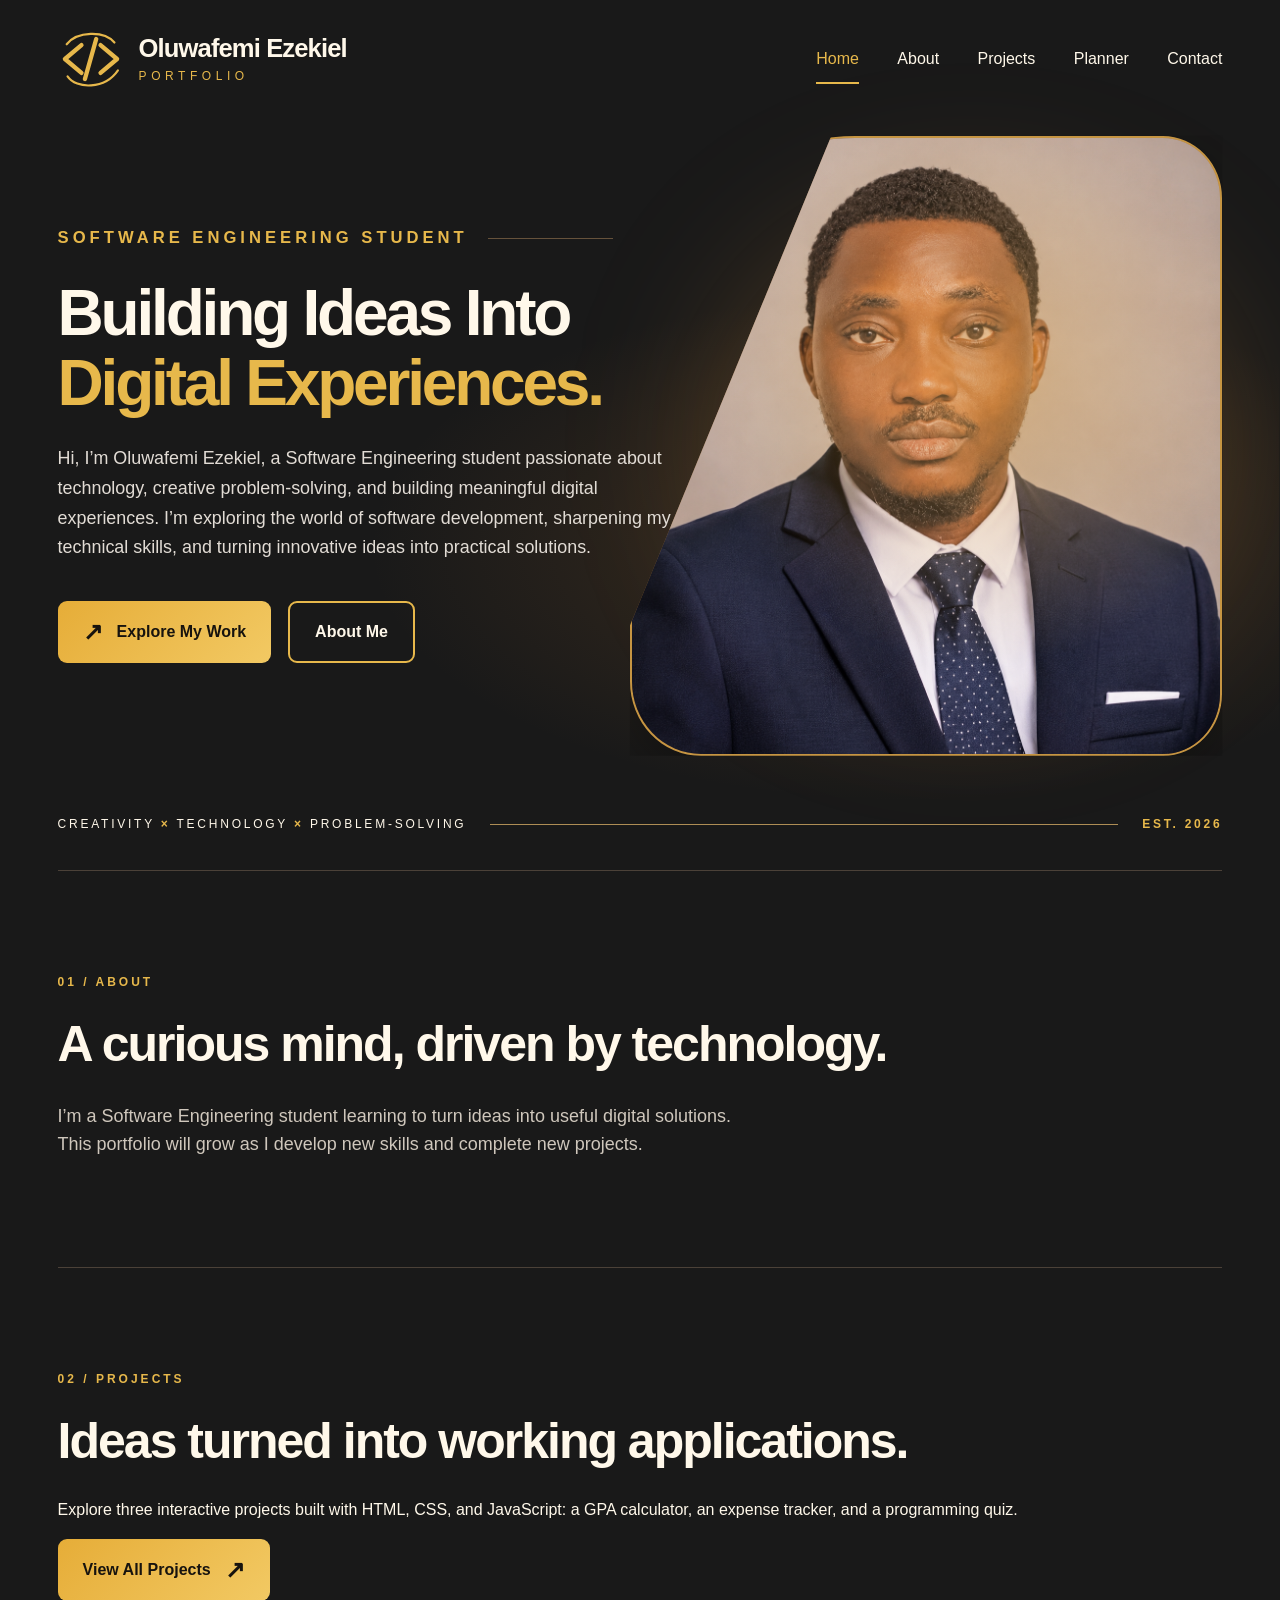
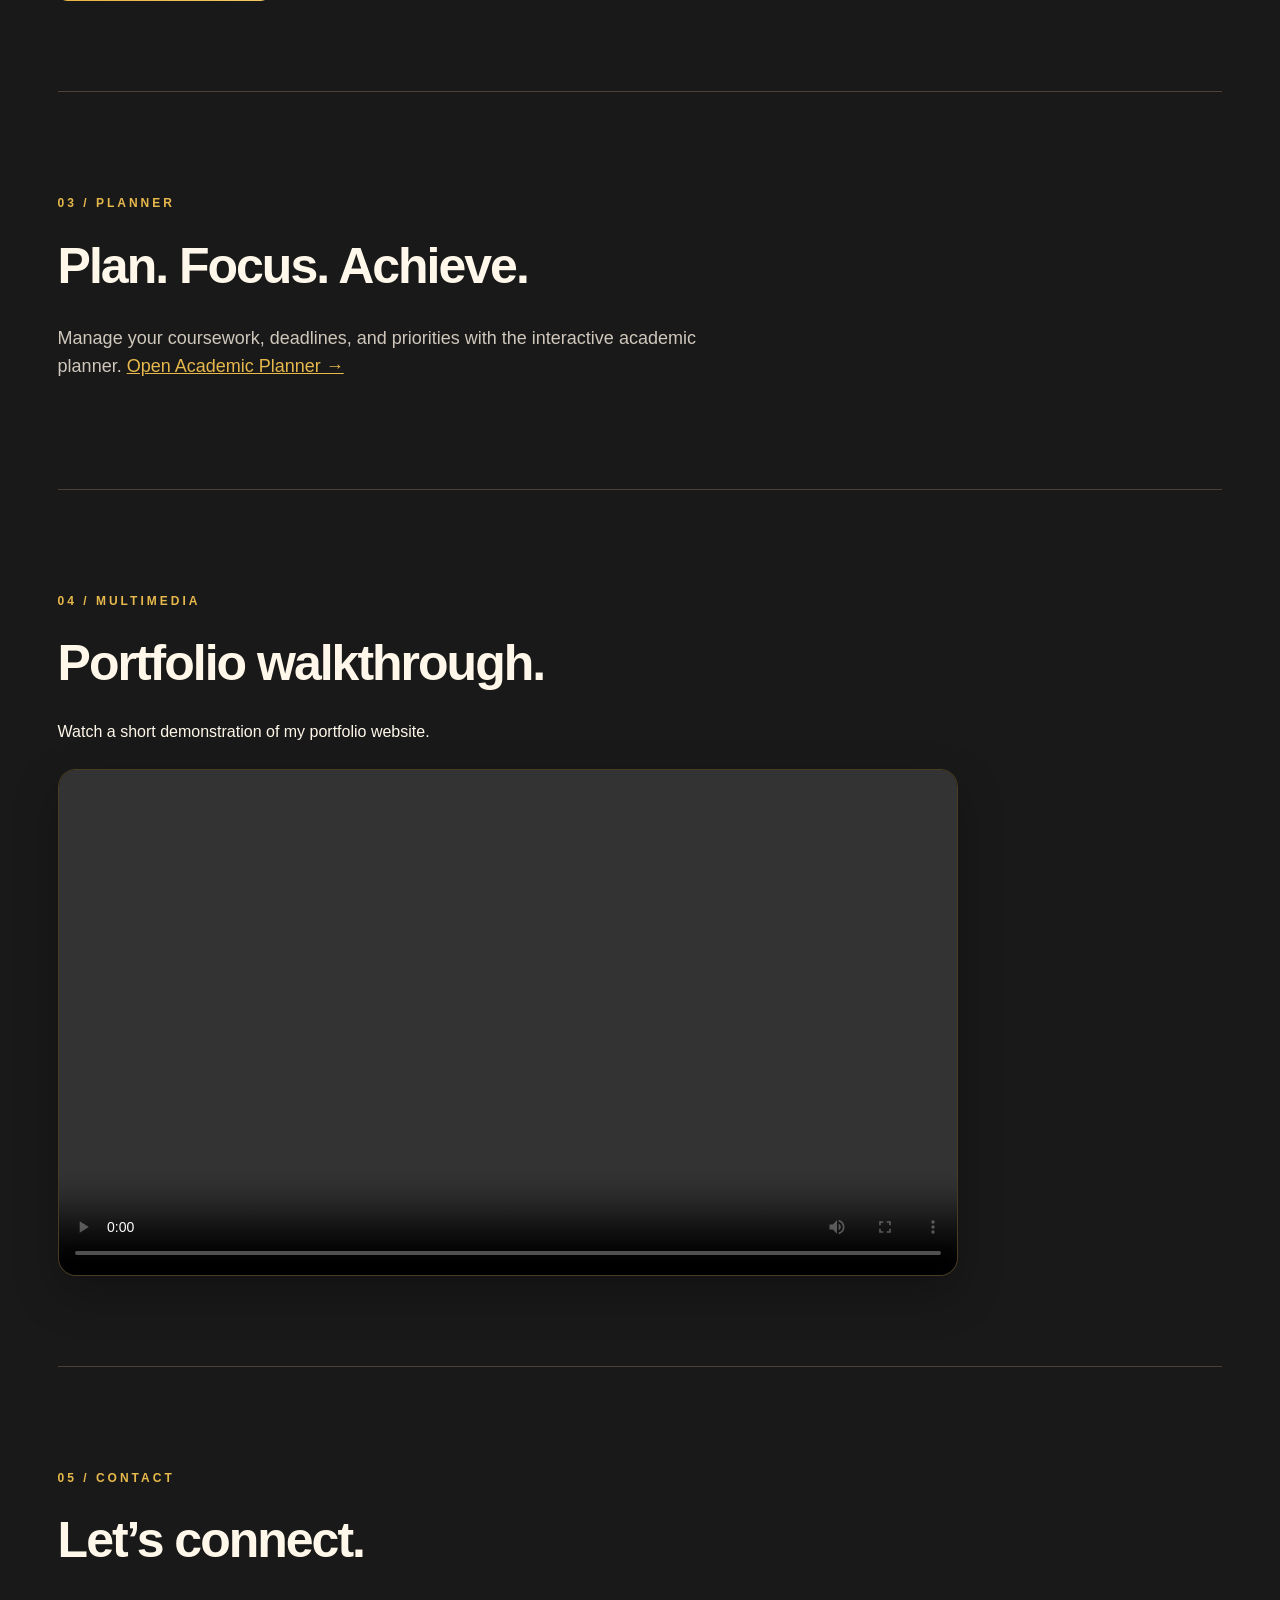
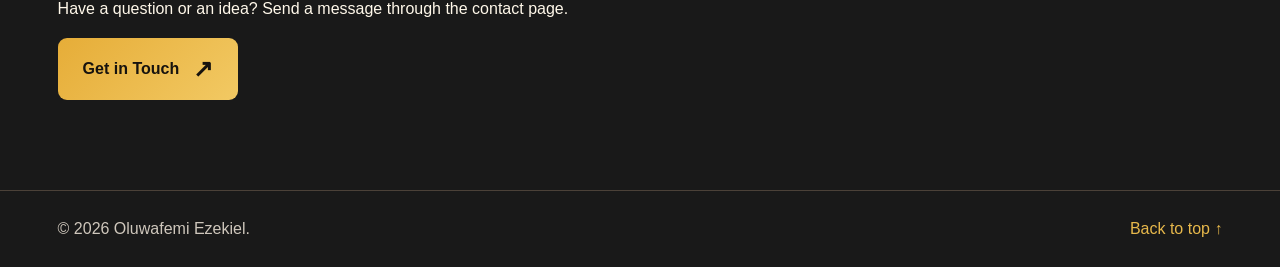
<file: index.html>
<!doctype html>
<html lang="en">
<head>
  <meta charset="UTF-8">
  <meta name="viewport" content="width=device-width, initial-scale=1.0">
  <meta name="description" content="Oluwafemi Ezekiel — Software Engineering student and aspiring software engineer. Explore my portfolio.">
  <title>Oluwafemi Ezekiel | Software Engineering Portfolio</title>
  <link rel="stylesheet" href="styles.css">
  <script src="script.js" defer></script>
</head>
<body>
  <a class="skip-link" href="#main">Skip to content</a>
  <header class="site-header">
    <div class="container header-inner">
      <a href="index.html" class="brand" aria-label="Oluwafemi Ezekiel portfolio home">
        <svg class="brand-mark" viewBox="0 0 76 64" fill="none" aria-hidden="true"><path d="M27 16 8 32l19 16M49 16l19 16-19 16M44 9 31 55" stroke="currentColor" stroke-width="5" stroke-linecap="round" stroke-linejoin="round"/><path d="M11 52c10 15 43 15 58-7M65 13C53-1 22 0 10 15" stroke="currentColor" stroke-width="2.5" stroke-linecap="round"/></svg>
        <span class="brand-text"><strong>Oluwafemi Ezekiel</strong><span>PORTFOLIO</span></span>
      </a>
      <button class="menu-toggle" type="button" aria-expanded="false" aria-controls="site-nav" aria-label="Open navigation"><span></span><span></span><span></span></button>
      <nav id="site-nav" class="site-nav" aria-label="Main navigation">
        <a href="index.html" class="active" aria-current="page">Home</a>
        <a href="about.html">About</a>
        <a href="projects.html">Projects</a>
        <a href="planner.html">Planner</a>
        <a href="contact.html">Contact</a>
      </nav>
    </div>
  </header>
  <main id="main">
    <section class="hero container" aria-labelledby="hero-title">
      <div class="hero-copy">
        <p class="eyebrow">Software Engineering Student <span aria-hidden="true"></span></p>
        <h1 id="hero-title">Building Ideas Into <em>Digital Experiences.</em></h1>
        <p class="intro">Hi, I’m Oluwafemi Ezekiel, a Software Engineering student passionate about technology, creative problem-solving, and building meaningful digital experiences. I’m exploring the world of software development, sharpening my technical skills, and turning innovative ideas into practical solutions.</p>
        <div class="hero-actions"><a class="button button-primary" href="projects.html"><span aria-hidden="true">↗</span> Explore My Work</a><a class="button button-outline" href="about.html">About Me</a></div>
      </div>
      <div class="portrait-area"><div class="portrait-glow"></div><div class="portrait-frame"><img src="assets/images/oluwafemi-portrait.png" alt="Professional portrait of Oluwafemi Ezekiel in a navy suit" fetchpriority="high"></div></div>
      <div class="hero-bottom"><span>Creativity <b>×</b> Technology <b>×</b> Problem-Solving</span><span class="line"></span><span class="year">EST. 2026</span></div>
    </section>
    <section id="about" class="preview-section container"><p class="section-label">01 / ABOUT</p><h2>A curious mind, driven by technology.</h2><p>I’m a Software Engineering student learning to turn ideas into useful digital solutions. This portfolio will grow as I develop new skills and complete new projects.</p></section>
    <section id="work" class="preview-section container"><p class="section-label">02 / PROJECTS</p><h2>Ideas turned into working applications.</h2><p>Explore three interactive projects built with HTML, CSS, and JavaScript: a GPA calculator, an expense tracker, and a programming quiz.</p><a class="button button-primary" href="projects.html">View All Projects <span aria-hidden="true">↗</span></a></section>
    <section id="planner" class="preview-section container"><p class="section-label">03 / PLANNER</p><h2>Plan. Focus. Achieve.</h2><p>Manage your coursework, deadlines, and priorities with the interactive academic planner. <a href="planner.html" style="color:var(--gold);text-decoration:underline">Open Academic Planner →</a></p></section>
    <section id="video" class="preview-section container" aria-labelledby="video-title">
      <p class="section-label">04 / MULTIMEDIA</p>
      <h2 id="video-title">Portfolio walkthrough.</h2>
      <p>Watch a short demonstration of my portfolio website.</p>
      <div class="portfolio-video-frame">
        <video controls preload="metadata" playsinline aria-label="Oluwafemi Ezekiel portfolio website walkthrough">
          <source src="assets/videos/portfolio-walkthrough.mp4" type="video/mp4">
          Your browser does not support embedded video. <a href="assets/videos/portfolio-walkthrough.mp4">Open the video file</a>.
        </video>
      </div>
    </section>
    <section id="contact" class="preview-section container"><p class="section-label">05 / CONTACT</p><h2>Let’s connect.</h2><p>Have a question or an idea? Send a message through the contact page.</p><a class="button button-primary" href="contact.html">Get in Touch <span aria-hidden="true">↗</span></a></section>
  </main>
  <footer class="site-footer"><div class="container footer-inner"><span>© <span id="copyright-year">2026</span> Oluwafemi Ezekiel.</span><a href="#main">Back to top ↑</a></div></footer>
</body>
</html>
</file>
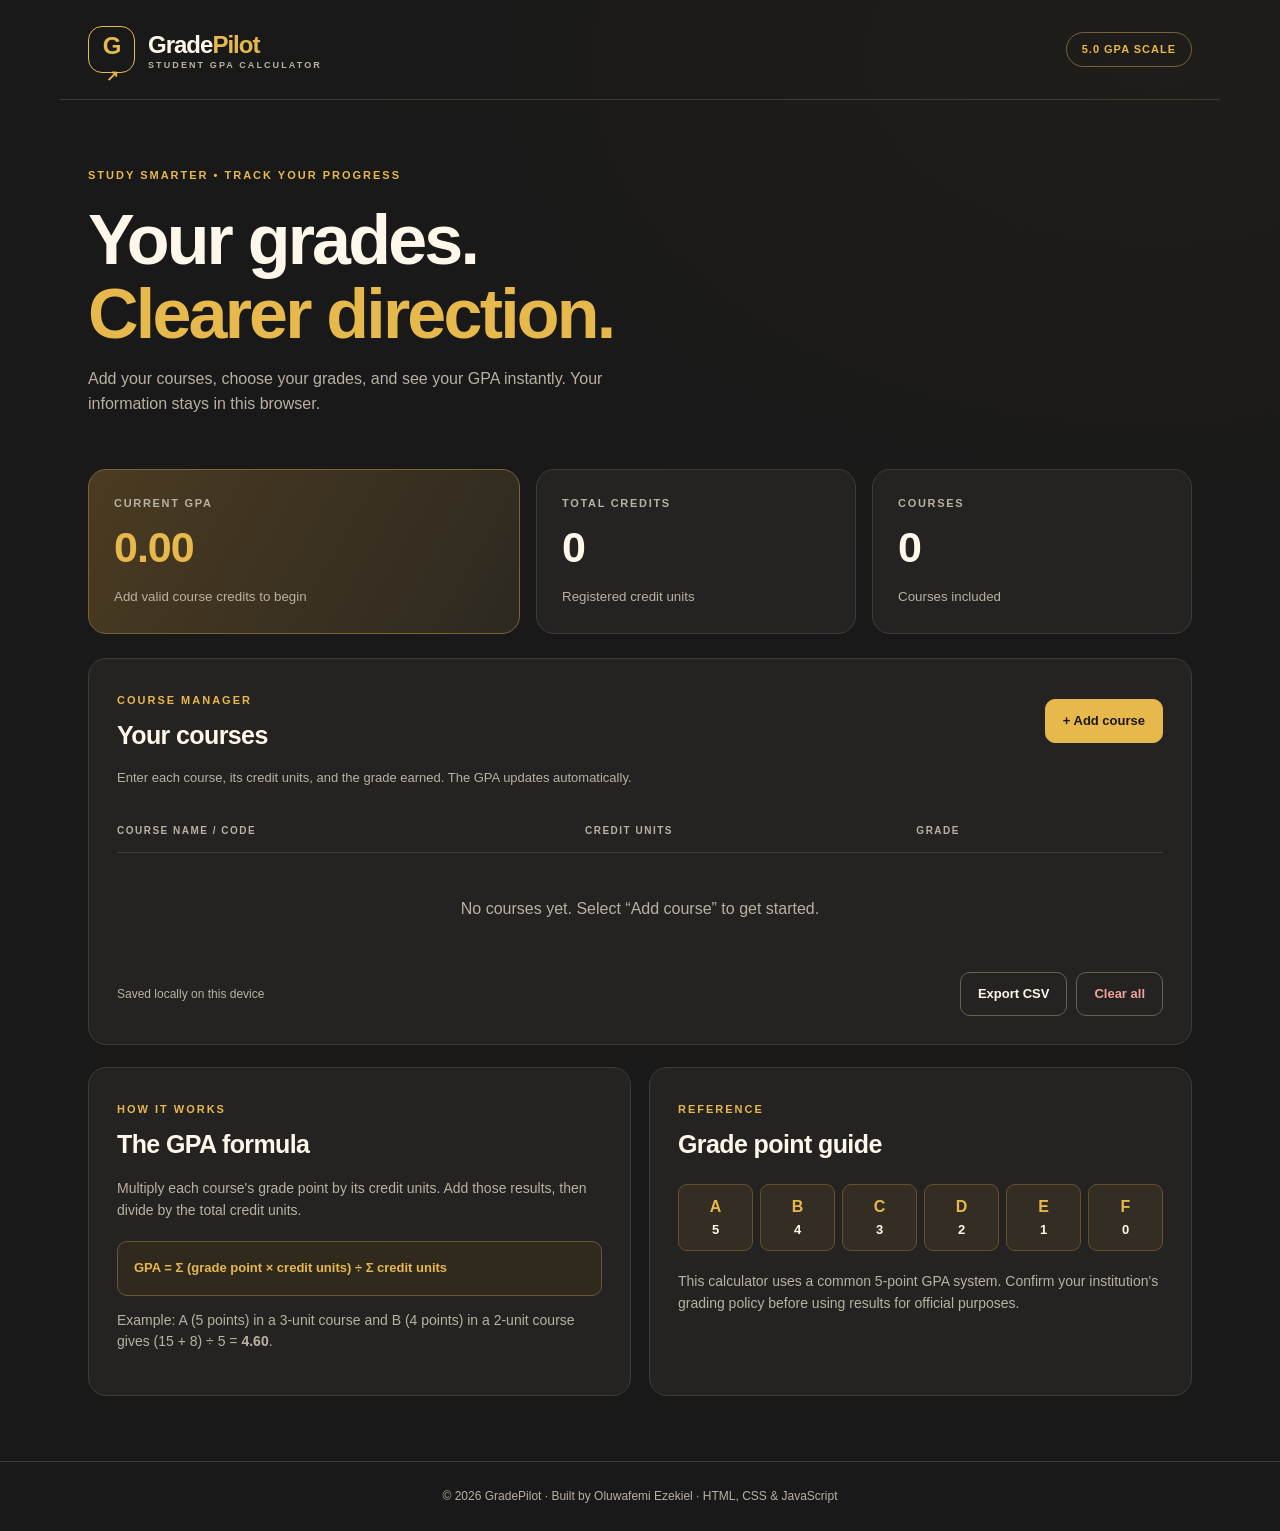
<file: projects/GradePilot/index.html>
<!DOCTYPE html>
<html lang="en">
<head>
  <meta charset="UTF-8" />
  <meta name="viewport" content="width=device-width, initial-scale=1" />
  <meta name="theme-color" content="#191919" />
  <meta name="description" content="GradePilot — a simple, private GPA calculator for students." />
  <title>GradePilot | Student GPA Calculator</title>
  <link rel="stylesheet" href="style.css" />
  <script src="script.js" defer></script>
</head>
<body>
  <header class="topbar"><a href="index.html" class="brand" aria-label="GradePilot home"><span class="brand-icon">G<span>↗</span></span><span>Grade<span class="gold">Pilot</span><small>STUDENT GPA CALCULATOR</small></span></a><span class="top-pill">5.0 GPA SCALE</span></header>
  <main class="shell">
    <section class="intro"><span class="eyebrow">STUDY SMARTER • TRACK YOUR PROGRESS</span><h1>Your grades.<br><em>Clearer direction.</em></h1><p>Add your courses, choose your grades, and see your GPA instantly. Your information stays in this browser.</p></section>
    <section class="stats" aria-label="GPA summary"><div class="stat featured"><span>CURRENT GPA</span><strong id="gpa">0.00</strong><small id="classification">Add a course to begin</small></div><div class="stat"><span>TOTAL CREDITS</span><strong id="credits">0</strong><small>Registered credit units</small></div><div class="stat"><span>COURSES</span><strong id="course-count">0</strong><small>Courses included</small></div></section>
    <section class="panel" aria-labelledby="courses-heading"><div class="panel-heading"><div><span class="eyebrow">COURSE MANAGER</span><h2 id="courses-heading">Your courses</h2></div><button class="btn btn-gold" id="add-course" type="button">+ Add course</button></div><p class="hint">Enter each course, its credit units, and the grade earned. The GPA updates automatically.</p><div class="table-scroll"><table><thead><tr><th scope="col">COURSE NAME / CODE</th><th scope="col">CREDIT UNITS</th><th scope="col">GRADE</th><th scope="col"><span class="sr-only">Remove course</span></th></tr></thead><tbody id="course-rows"></tbody></table></div><p class="empty" id="empty">No courses yet. Select “Add course” to get started.</p><div class="panel-actions"><span id="save-status" role="status" aria-live="polite">Saved locally on this device</span><div class="action-buttons"><button class="btn btn-outline" id="export" type="button">Export CSV</button><button class="btn btn-outline danger" id="clear" type="button">Clear all</button></div></div></section>
    <section class="bottom-grid"><article class="panel info"><span class="eyebrow">HOW IT WORKS</span><h2>The GPA formula</h2><p>Multiply each course's grade point by its credit units. Add those results, then divide by the total credit units.</p><div class="formula">GPA = Σ (grade point × credit units) ÷ Σ credit units</div><p class="hint">Example: A (5 points) in a 3-unit course and B (4 points) in a 2-unit course gives (15 + 8) ÷ 5 = <strong>4.60</strong>.</p></article><article class="panel info"><span class="eyebrow">REFERENCE</span><h2>Grade point guide</h2><div class="grade-guide"><span>A <b>5</b></span><span>B <b>4</b></span><span>C <b>3</b></span><span>D <b>2</b></span><span>E <b>1</b></span><span>F <b>0</b></span></div><p class="hint">This calculator uses a common 5-point GPA system. Confirm your institution's grading policy before using results for official purposes.</p></article></section>
  </main>
  <footer>© 2026 GradePilot · Built by Oluwafemi Ezekiel · HTML, CSS & JavaScript</footer>
</body>
</html>
</file>
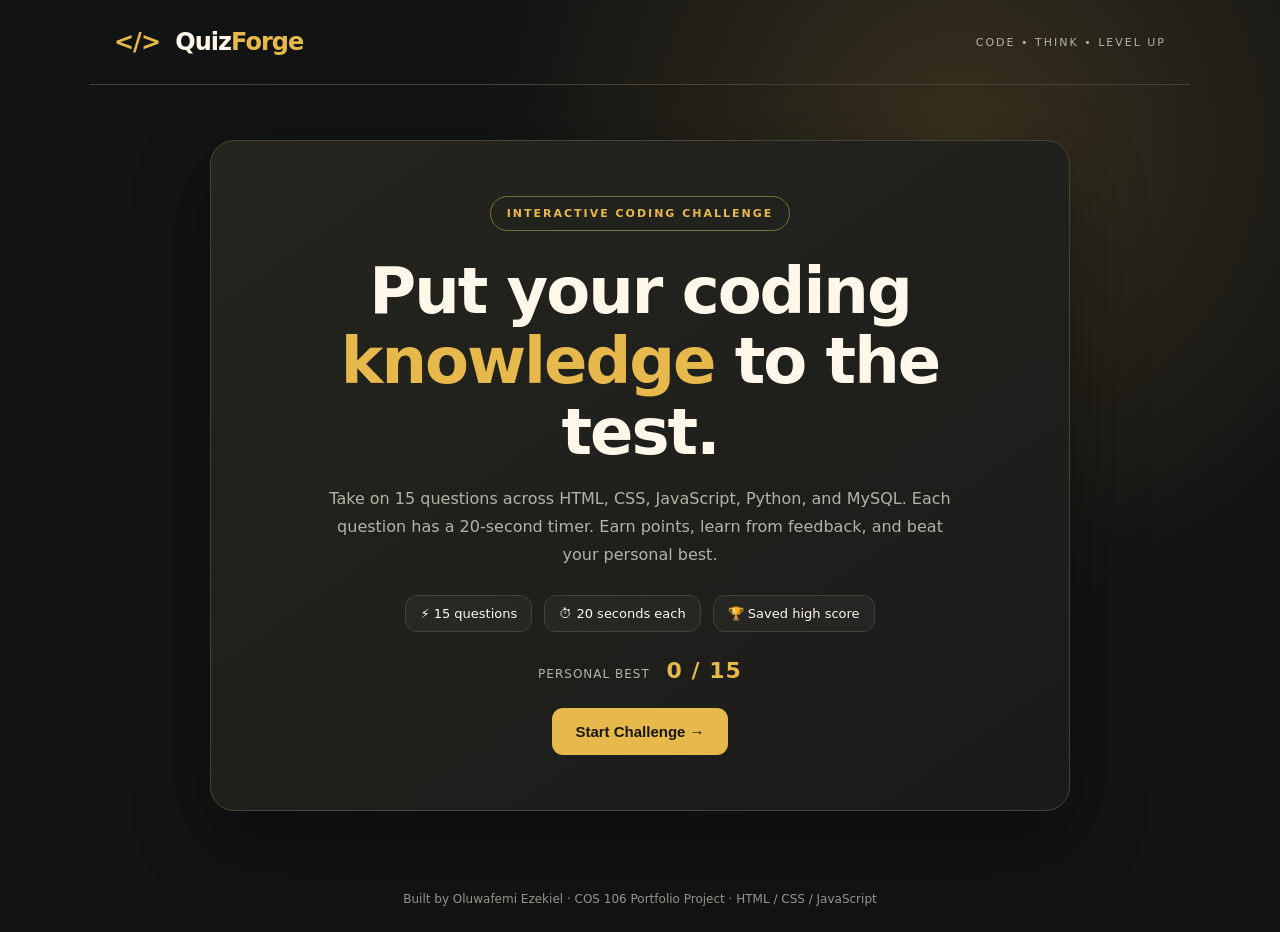
<file: projects/QuizForge/index.html>
<!DOCTYPE html>
<html lang="en">
<head>
<meta charset="UTF-8"><meta name="viewport" content="width=device-width, initial-scale=1">
<title>QuizForge | Programming Challenge</title>
<link rel="stylesheet" href="style.css">
<script src="script.js" defer></script>
</head>
<body>
<header class="topbar"><a class="brand" href="index.html"><span class="mark">&lt;/&gt;</span> Quiz<span>Forge</span></a><span class="eyebrow">CODE • THINK • LEVEL UP</span></header>
<main class="shell">
<section id="welcome" class="panel hero"><div class="pill">INTERACTIVE CODING CHALLENGE</div><h1>Put your coding <em>knowledge</em> to the test.</h1><p>Take on 15 questions across HTML, CSS, JavaScript, Python, and MySQL. Each question has a 20-second timer. Earn points, learn from feedback, and beat your personal best.</p><div class="features"><span>⚡ 15 questions</span><span>⏱ 20 seconds each</span><span>🏆 Saved high score</span></div><div class="best">PERSONAL BEST <strong id="homeBest">0 / 15</strong></div><button id="startBtn" class="primary">Start Challenge <span aria-hidden="true">→</span></button></section>
<section id="quiz" class="panel hidden" aria-live="polite"><div class="quiztop"><span id="counter">QUESTION 1 / 15</span><span class="timer" id="timer">⏱ 20s</span></div><div class="progress" role="progressbar" aria-label="Quiz progress" aria-valuemin="0" aria-valuemax="15" aria-valuenow="0" id="progressTrack"><div id="progressFill"></div></div><div class="topic" id="topic">HTML</div><h2 id="question">Question</h2><div id="answers" class="answers"></div><div id="feedback" class="feedback" role="status"></div><div class="quizbottom"><span id="liveScore">Score: 0</span><button id="nextBtn" class="primary" disabled>Next Question →</button></div></section>
<section id="results" class="panel result hidden"><div class="pill">CHALLENGE COMPLETE</div><div class="medal">🏆</div><h2 id="resultTitle">Well done!</h2><div class="bigscore" id="finalScore">0 / 15</div><p id="resultText"></p><div class="statgrid"><div><span>Correct</span><strong id="correctCount">0</strong></div><div><span>Accuracy</span><strong id="accuracy">0%</strong></div><div><span>Personal Best</span><strong id="resultBest">0 / 15</strong></div></div><button id="restartBtn" class="primary">Try Again ↻</button></section>
</main><footer>Built by Oluwafemi Ezekiel · COS 106 Portfolio Project · HTML / CSS / JavaScript</footer>
</body></html>
</file>
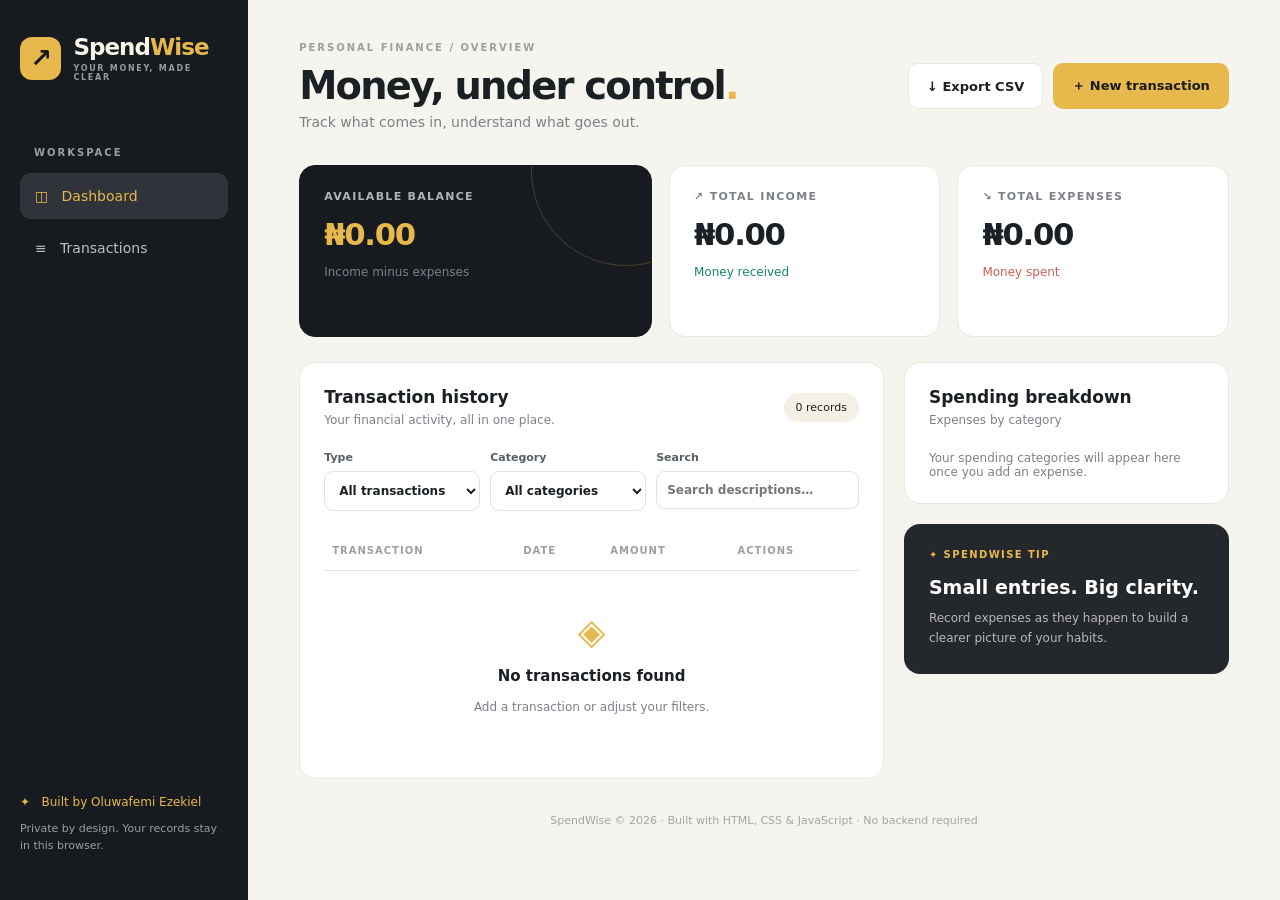
<file: projects/SpendWise/index.html>
<!doctype html><html lang="en"><head><meta charset="utf-8"><meta name="viewport" content="width=device-width,initial-scale=1"><meta name="theme-color" content="#171b20"><title>SpendWise | Personal Expense Tracker</title><link rel="stylesheet" href="styles.css"></head><body><div class="shell"><aside class="sidebar"><div class="brand"><span class="mark">↗</span><span>Spend<span class="gold">Wise</span><small>YOUR MONEY, MADE CLEAR</small></span></div><div class="side-label">WORKSPACE</div><a class="nav active" href="#dashboard">◫ &nbsp; Dashboard</a><a class="nav" href="#transactions">≡ &nbsp; Transactions</a><div class="side-bottom"><div class="mini">✦ &nbsp; Built by Oluwafemi Ezekiel</div><p>Private by design. Your records stay in this browser.</p></div></aside><main id="dashboard"><header><div><div class="eyebrow">PERSONAL FINANCE / OVERVIEW</div><h1>Money, under control<span class="dot">.</span></h1><p class="subtitle">Track what comes in, understand what goes out.</p></div><div class="header-actions"><button class="secondary" id="exportBtn">↓ Export CSV</button><button class="primary" id="addBtn">＋ New transaction</button></div></header><div id="notice" role="status" aria-live="polite"></div><section class="stats"><article class="stat balance"><span>AVAILABLE BALANCE</span><strong id="balance">₦0.00</strong><small>Income minus expenses</small><div class="orb"></div></article><article class="stat"><span>↗ TOTAL INCOME</span><strong id="income">₦0.00</strong><small class="positive">Money received</small></article><article class="stat"><span>↘ TOTAL EXPENSES</span><strong id="expenses">₦0.00</strong><small class="negative">Money spent</small></article></section><div class="content-grid"><section class="panel" id="transactions"><div class="panel-top"><div><h2>Transaction history</h2><p>Your financial activity, all in one place.</p></div><span class="count" id="count">0 records</span></div><div class="filters"><label>Type<select id="typeFilter"><option value="all">All transactions</option><option value="income">Income only</option><option value="expense">Expenses only</option></select></label><label>Category<select id="categoryFilter"><option value="all">All categories</option></select></label><label class="search-label">Search<input id="search" type="search" placeholder="Search descriptions…"></label></div><div class="table-wrap"><table><thead><tr><th>TRANSACTION</th><th>DATE</th><th>AMOUNT</th><th>ACTIONS</th></tr></thead><tbody id="rows"></tbody></table></div><div id="empty" class="empty" hidden><span>◈</span><h3>No transactions found</h3><p>Add a transaction or adjust your filters.</p></div></section><aside class="insights"><section class="panel insight-panel"><div class="panel-top"><div><h2>Spending breakdown</h2><p>Expenses by category</p></div></div><div id="breakdown" class="breakdown"></div></section><section class="tip"><div>✦ SPENDWISE TIP</div><h3>Small entries. Big clarity.</h3><p>Record expenses as they happen to build a clearer picture of your habits.</p></section></aside></div><footer>SpendWise © 2026 · Built with HTML, CSS & JavaScript · No backend required</footer></main></div><dialog id="transactionDialog"><form id="transactionForm"><div class="dialog-top"><div><div class="eyebrow">TRANSACTION DETAILS</div><h2 id="dialogTitle">New transaction</h2></div><button type="button" class="icon-button" id="closeBtn" aria-label="Close">✕</button></div><input type="hidden" id="editId"><label>Transaction type<select id="entryType" required><option value="expense">Expense</option><option value="income">Income</option></select></label><label>Description<input id="description" maxlength="80" required placeholder="e.g. Groceries"></label><div class="form-row"><label>Amount (₦)<input id="amount" type="number" min="0.01" max="1000000000000" step="0.01" required placeholder="0.00"></label><label>Date<input id="date" type="date" required></label></div><label>Category<select id="category" required></select></label><div class="dialog-actions"><button type="button" class="secondary" id="cancelBtn">Cancel</button><button type="submit" class="primary">Save transaction</button></div></form></dialog><script src="app.js" defer></script></body></html>
</file>
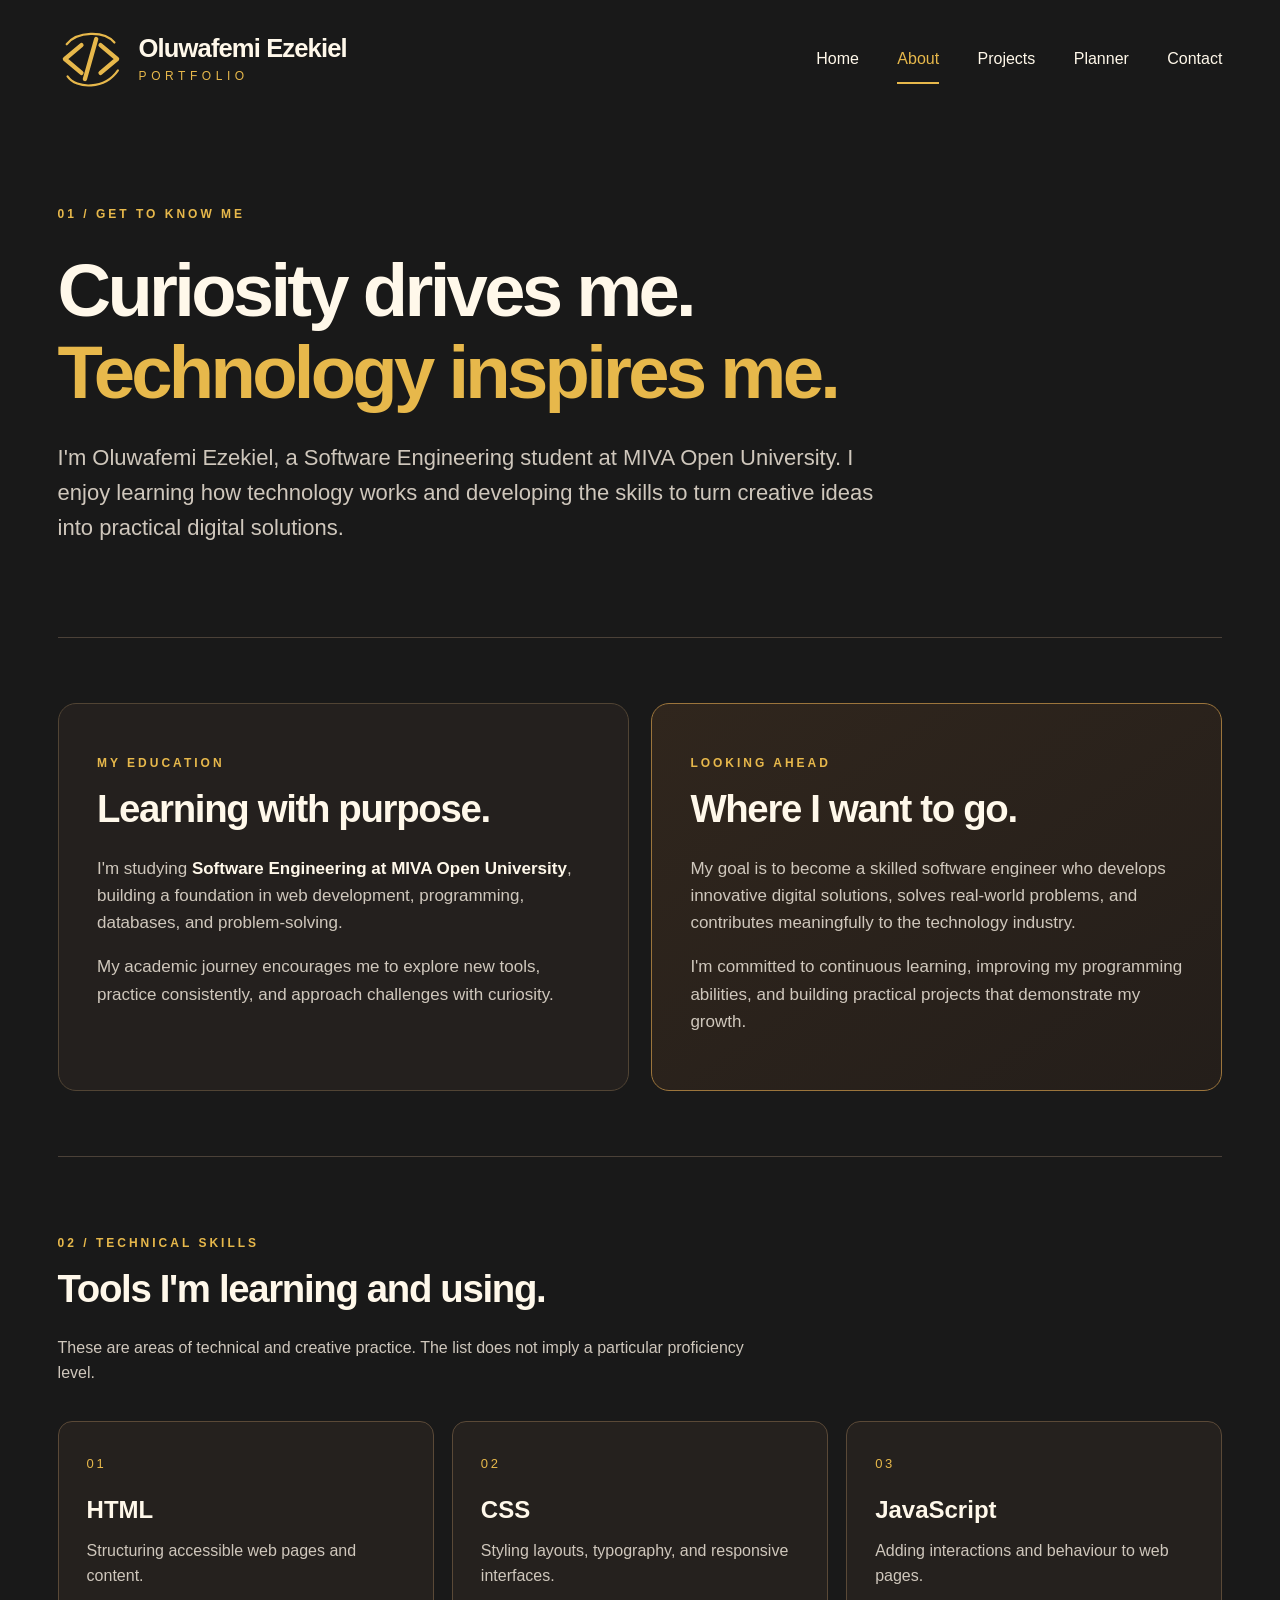
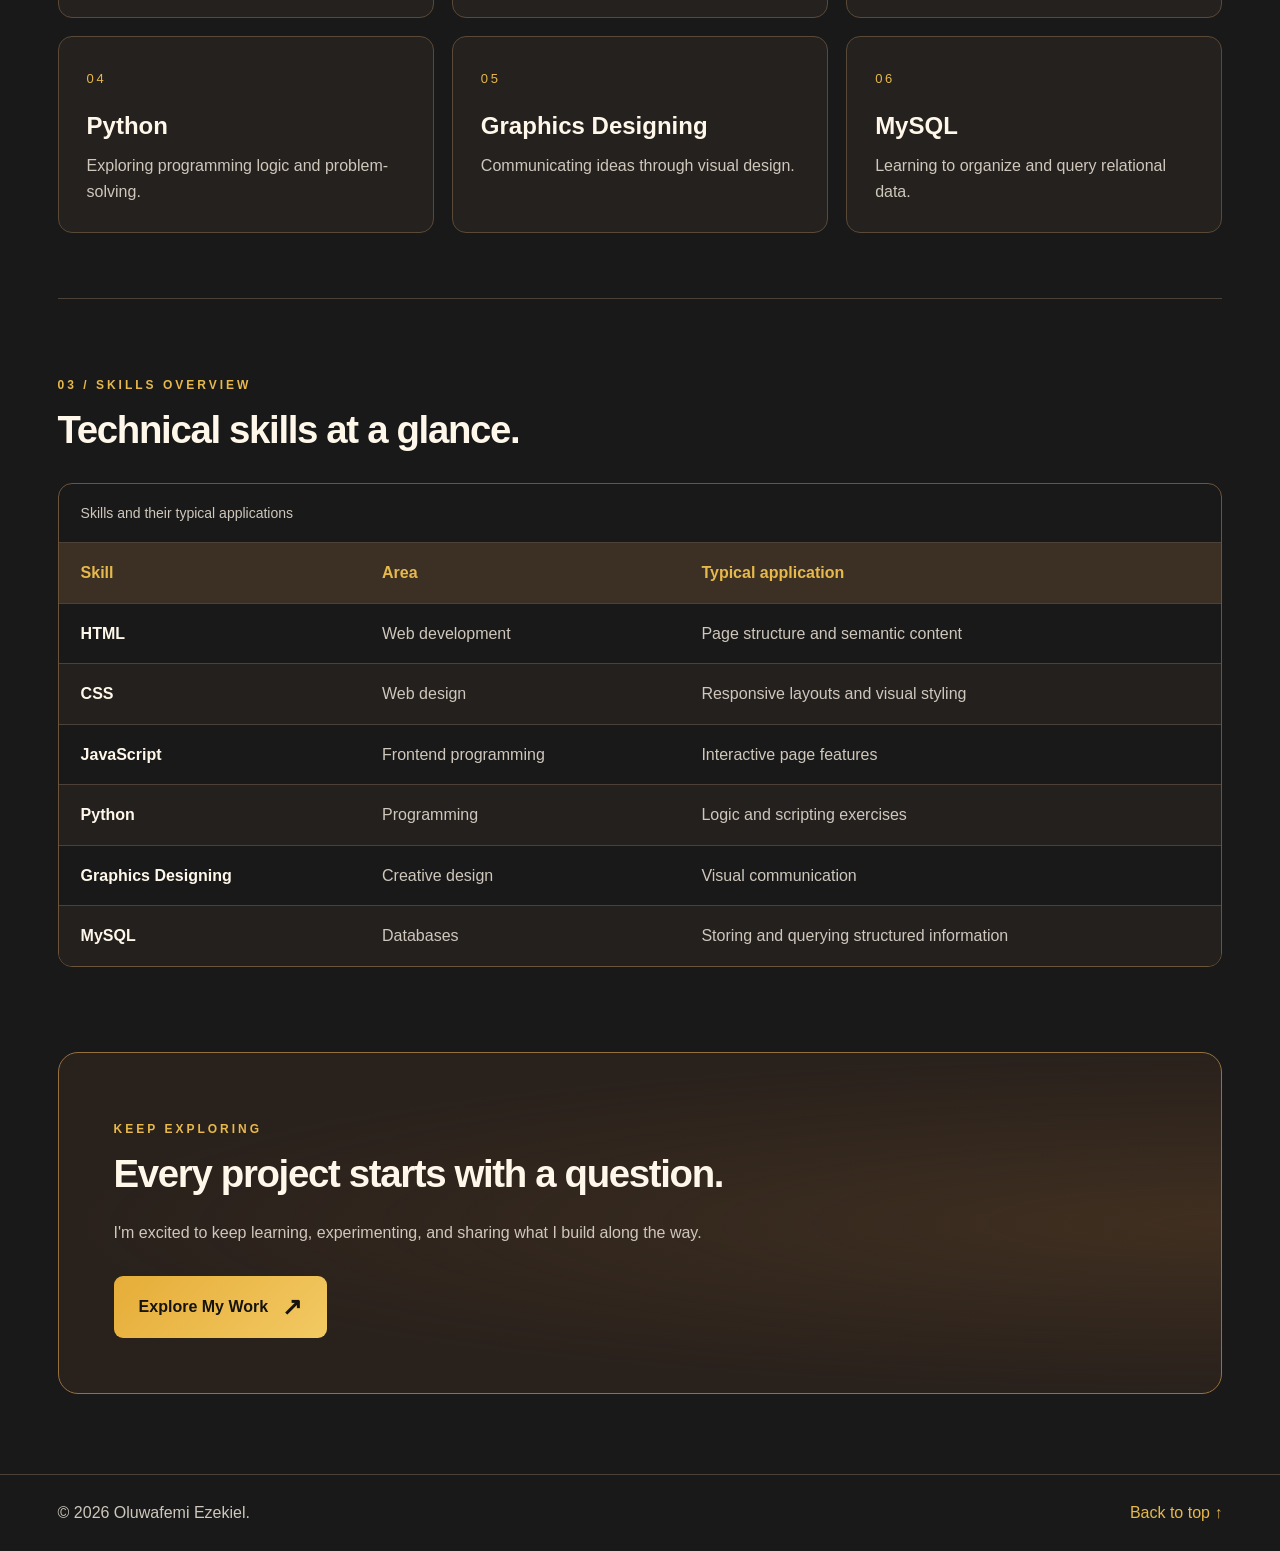
<file: about.html>
<!doctype html>
<html lang="en"><head><meta charset="UTF-8"><meta name="viewport" content="width=device-width, initial-scale=1.0"><meta name="description" content="Learn about Oluwafemi Ezekiel, a Software Engineering student at MIVA Open University."><title>About Me | Oluwafemi Ezekiel</title><link rel="stylesheet" href="styles.css"><script src="script.js" defer></script></head>
<body><a class="skip-link" href="#main">Skip to content</a><header class="site-header"><div class="container header-inner">
      <a href="index.html" class="brand" aria-label="Oluwafemi Ezekiel portfolio home">
        <svg class="brand-mark" viewBox="0 0 76 64" fill="none" aria-hidden="true"><path d="M27 16 8 32l19 16M49 16l19 16-19 16M44 9 31 55" stroke="currentColor" stroke-width="5" stroke-linecap="round" stroke-linejoin="round"/><path d="M11 52c10 15 43 15 58-7M65 13C53-1 22 0 10 15" stroke="currentColor" stroke-width="2.5" stroke-linecap="round"/></svg>
        <span class="brand-text"><strong>Oluwafemi Ezekiel</strong><span>PORTFOLIO</span></span>
      </a>
      <button class="menu-toggle" type="button" aria-expanded="false" aria-controls="site-nav" aria-label="Open navigation"><span></span><span></span><span></span></button>
<nav id="site-nav" class="site-nav" aria-label="Main navigation"><a href="index.html">Home</a><a href="about.html" class="active" aria-current="page">About</a><a href="projects.html">Projects</a><a href="planner.html">Planner</a><a href="contact.html">Contact</a></nav></div></header>
<main id="main" class="about-main container">
<section class="about-heading"><p class="section-label">01 / GET TO KNOW ME</p><h1>Curiosity drives me. <em>Technology inspires me.</em></h1><p class="about-lead">I'm Oluwafemi Ezekiel, a Software Engineering student at MIVA Open University. I enjoy learning how technology works and developing the skills to turn creative ideas into practical digital solutions.</p></section>
<section class="about-layout" aria-label="Education and aspirations"><div class="about-panel"><p class="section-label">MY EDUCATION</p><h2>Learning with purpose.</h2><p>I'm studying <strong>Software Engineering at MIVA Open University</strong>, building a foundation in web development, programming, databases, and problem-solving.</p><p>My academic journey encourages me to explore new tools, practice consistently, and approach challenges with curiosity.</p></div><div class="about-panel about-panel-gold"><p class="section-label">LOOKING AHEAD</p><h2>Where I want to go.</h2><p>My goal is to become a skilled software engineer who develops innovative digital solutions, solves real-world problems, and contributes meaningfully to the technology industry.</p><p>I'm committed to continuous learning, improving my programming abilities, and building practical projects that demonstrate my growth.</p></div></section>
<section class="about-section" aria-labelledby="skills-title"><p class="section-label">02 / TECHNICAL SKILLS</p><h2 id="skills-title">Tools I'm learning and using.</h2><p class="section-intro">These are areas of technical and creative practice. The list does not imply a particular proficiency level.</p><div class="skill-grid">
<div class="skill-card"><span>01</span><h3>HTML</h3><p>Structuring accessible web pages and content.</p></div>
<div class="skill-card"><span>02</span><h3>CSS</h3><p>Styling layouts, typography, and responsive interfaces.</p></div>
<div class="skill-card"><span>03</span><h3>JavaScript</h3><p>Adding interactions and behaviour to web pages.</p></div>
<div class="skill-card"><span>04</span><h3>Python</h3><p>Exploring programming logic and problem-solving.</p></div>
<div class="skill-card"><span>05</span><h3>Graphics Designing</h3><p>Communicating ideas through visual design.</p></div>
<div class="skill-card"><span>06</span><h3>MySQL</h3><p>Learning to organize and query relational data.</p></div>
</div></section>
<section class="about-section" aria-labelledby="table-title"><p class="section-label">03 / SKILLS OVERVIEW</p><h2 id="table-title">Technical skills at a glance.</h2><div class="table-scroll"><table class="skills-table"><caption>Skills and their typical applications</caption><thead><tr><th scope="col">Skill</th><th scope="col">Area</th><th scope="col">Typical application</th></tr></thead><tbody><tr><th scope="row">HTML</th><td>Web development</td><td>Page structure and semantic content</td></tr><tr><th scope="row">CSS</th><td>Web design</td><td>Responsive layouts and visual styling</td></tr><tr><th scope="row">JavaScript</th><td>Frontend programming</td><td>Interactive page features</td></tr><tr><th scope="row">Python</th><td>Programming</td><td>Logic and scripting exercises</td></tr><tr><th scope="row">Graphics Designing</th><td>Creative design</td><td>Visual communication</td></tr><tr><th scope="row">MySQL</th><td>Databases</td><td>Storing and querying structured information</td></tr></tbody></table></div></section>
<section class="about-outro"><p class="section-label">KEEP EXPLORING</p><h2>Every project starts with a question.</h2><p>I'm excited to keep learning, experimenting, and sharing what I build along the way.</p><a class="button button-primary" href="projects.html">Explore My Work <span aria-hidden="true">↗</span></a></section>
</main><footer class="site-footer"><div class="container footer-inner"><span>© <span id="copyright-year">2026</span> Oluwafemi Ezekiel.</span><a href="#main">Back to top ↑</a></div></footer></body></html>
</file>
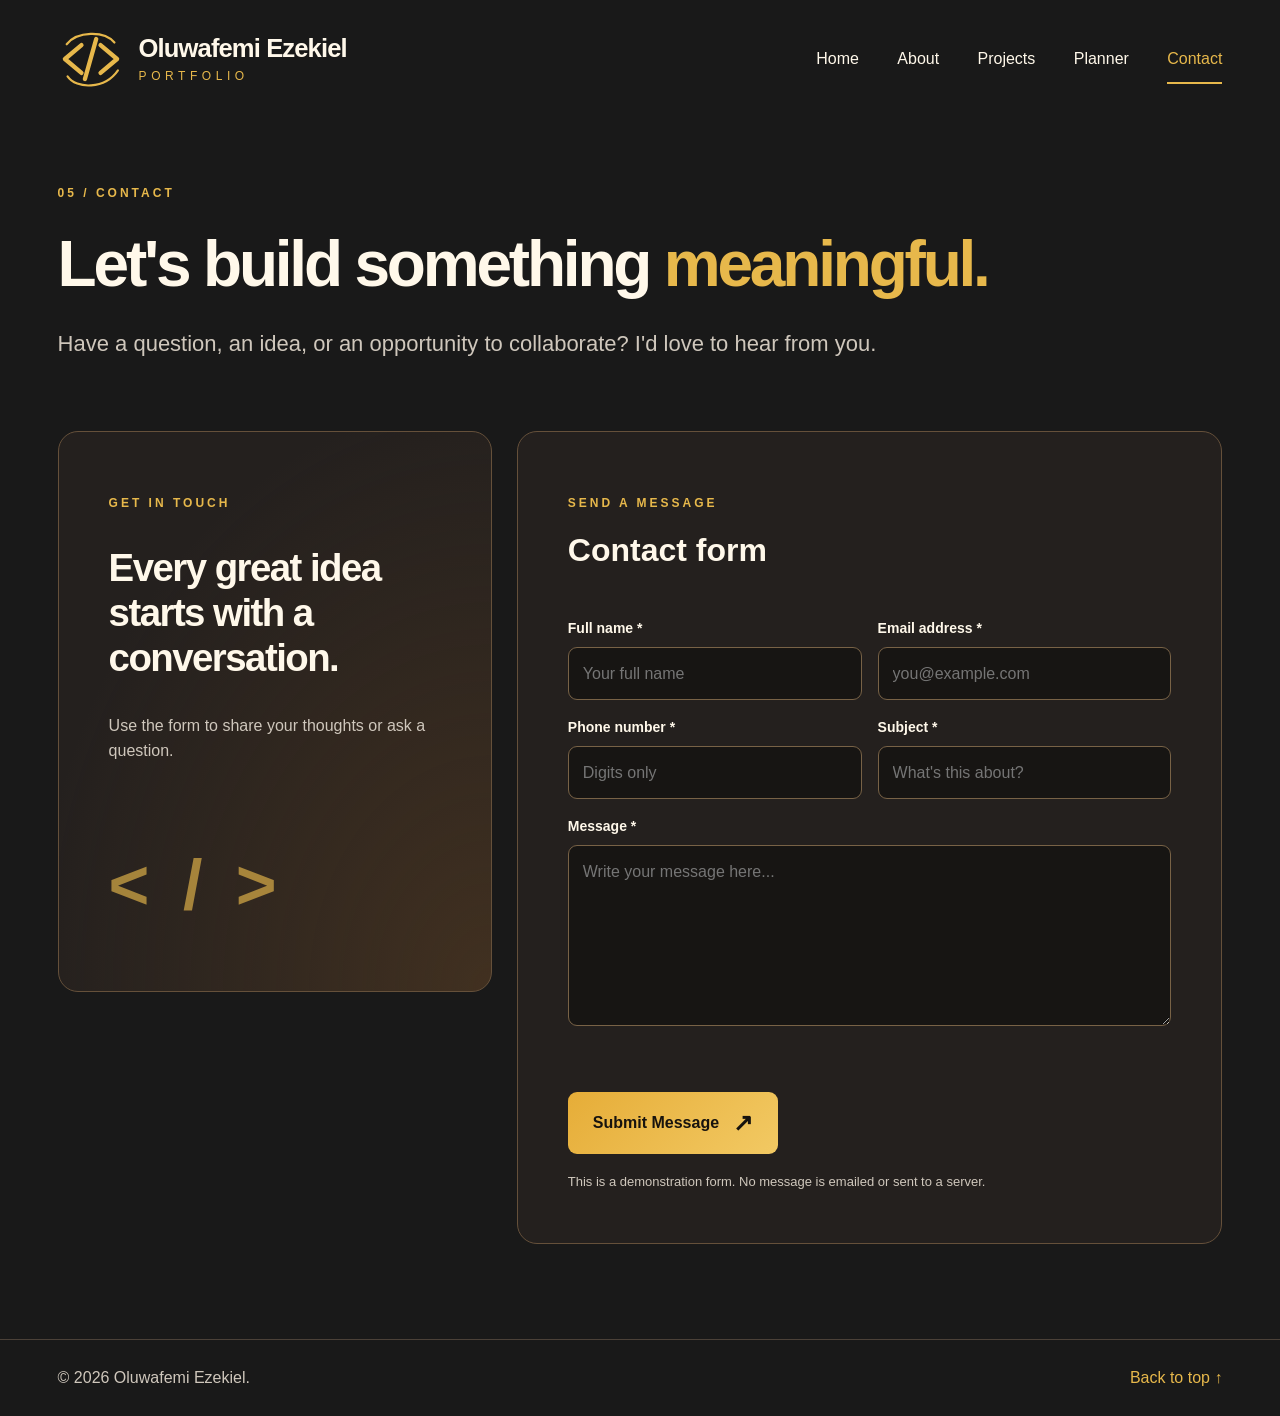
<file: contact.html>
<!doctype html>
<html lang="en"><head><meta charset="UTF-8"><meta name="viewport" content="width=device-width,initial-scale=1"><meta name="description" content="Contact Oluwafemi Ezekiel."><title>Contact | Oluwafemi Ezekiel</title><link rel="stylesheet" href="styles.css"><script src="script.js" defer></script><script src="contact.js" defer></script></head>
<body><a class="skip-link" href="#main">Skip to content</a>
  <header class="site-header">
    <div class="container header-inner">
      <a href="index.html" class="brand" aria-label="Oluwafemi Ezekiel portfolio home">
        <svg class="brand-mark" viewBox="0 0 76 64" fill="none" aria-hidden="true"><path d="M27 16 8 32l19 16M49 16l19 16-19 16M44 9 31 55" stroke="currentColor" stroke-width="5" stroke-linecap="round" stroke-linejoin="round"/><path d="M11 52c10 15 43 15 58-7M65 13C53-1 22 0 10 15" stroke="currentColor" stroke-width="2.5" stroke-linecap="round"/></svg>
        <span class="brand-text"><strong>Oluwafemi Ezekiel</strong><span>PORTFOLIO</span></span>
      </a>
      <button class="menu-toggle" type="button" aria-expanded="false" aria-controls="site-nav" aria-label="Open navigation"><span></span><span></span><span></span></button>
      <nav id="site-nav" class="site-nav" aria-label="Main navigation">
        <a href="index.html">Home</a>
        <a href="about.html">About</a>
        <a href="projects.html">Projects</a>
        <a href="planner.html">Planner</a>
        <a href="contact.html" class="active" aria-current="page">Contact</a>
      </nav>
    </div>
  </header>
<main id="main" class="container contact-main"><section class="contact-heading"><p class="section-label">05 / CONTACT</p><h1>Let's build something <em>meaningful.</em></h1><p class="about-lead">Have a question, an idea, or an opportunity to collaborate? I'd love to hear from you.</p></section>
<div class="contact-layout"><aside class="contact-aside"><p class="section-label">GET IN TOUCH</p><h2>Every great idea starts with a conversation.</h2><p>Use the form to share your thoughts or ask a question.</p><div class="contact-decor" aria-hidden="true">&lt; / &gt;</div></aside>
<section class="contact-panel" aria-labelledby="contact-title"><p class="section-label">SEND A MESSAGE</p><h2 id="contact-title">Contact form</h2><form id="contact-form" novalidate><div class="contact-two"><div><label for="contact-name">Full name <span aria-hidden="true">*</span></label><input id="contact-name" name="name" type="text" maxlength="90" autocomplete="name" required placeholder="Your full name"></div><div><label for="contact-email">Email address <span aria-hidden="true">*</span></label><input id="contact-email" name="email" type="email" maxlength="150" autocomplete="email" required placeholder="you@example.com"></div></div><div class="contact-two"><div><label for="contact-phone">Phone number <span aria-hidden="true">*</span></label><input id="contact-phone" name="phone" type="tel" inputmode="numeric" pattern="[0-9]{7,15}" minlength="7" maxlength="15" autocomplete="tel" required placeholder="Digits only"></div><div><label for="contact-subject">Subject <span aria-hidden="true">*</span></label><input id="contact-subject" name="subject" type="text" maxlength="120" required placeholder="What's this about?"></div></div><label for="contact-message">Message <span aria-hidden="true">*</span></label><textarea id="contact-message" name="message" rows="6" minlength="10" maxlength="1500" required placeholder="Write your message here..."></textarea><p id="contact-error" class="contact-error" role="alert" aria-live="polite"></p><button type="submit" class="button button-primary contact-submit">Submit Message <span aria-hidden="true">↗</span></button><p class="contact-disclaimer">This is a demonstration form. No message is emailed or sent to a server.</p></form></section></div></main>
<div id="contact-modal" class="contact-modal" role="dialog" aria-modal="true" aria-labelledby="modal-title" aria-describedby="modal-description" hidden><div class="contact-modal-card"><div class="modal-icon" aria-hidden="true">✓</div><h2 id="modal-title">Form submitted</h2><p id="modal-description">Your form was validated successfully. This demo does not send messages.</p><button id="modal-home" type="button" class="button button-primary">Return to Homepage</button></div></div>
  <footer class="site-footer"><div class="container footer-inner"><span>© <span id="copyright-year">2026</span> Oluwafemi Ezekiel.</span><a href="#main">Back to top ↑</a></div></footer>
</body></html>
</file>
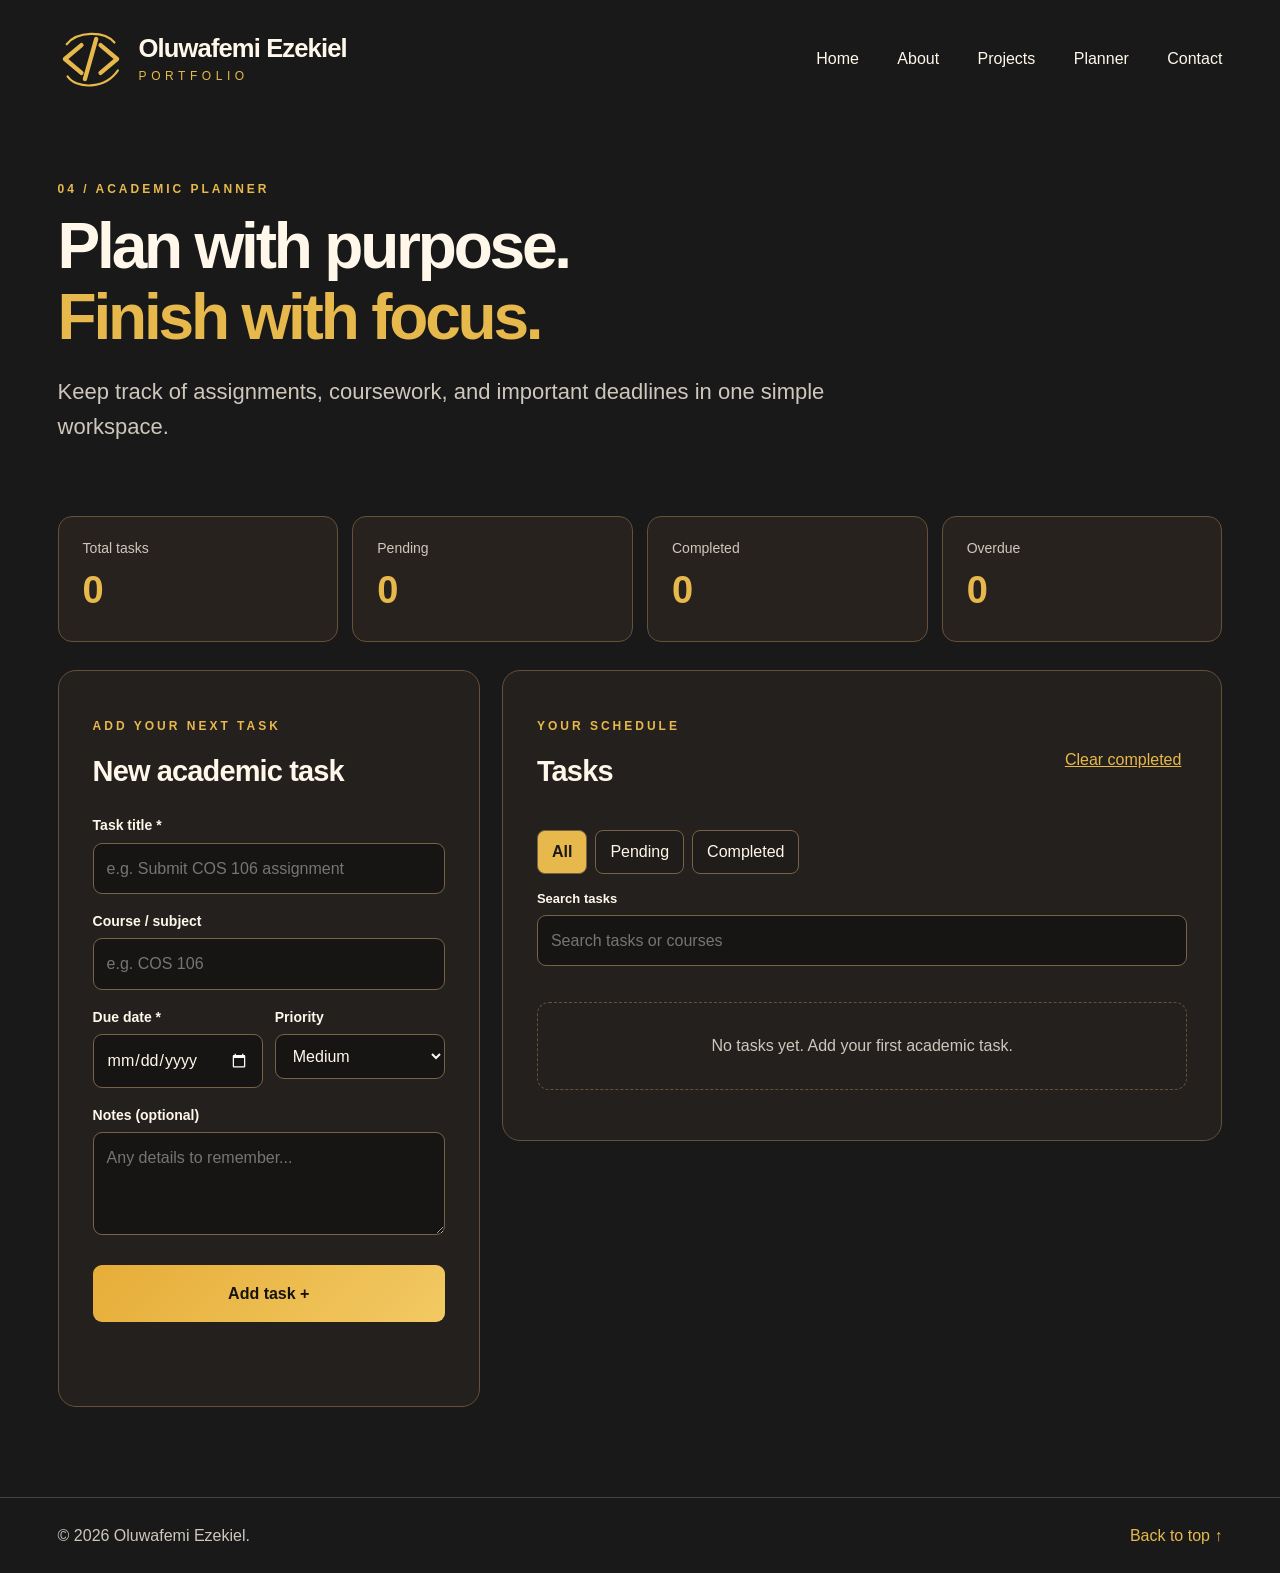
<file: planner.html>
<!doctype html><html lang="en"><head><meta charset="UTF-8"><meta name="viewport" content="width=device-width, initial-scale=1"><meta name="description" content="Oluwafemi Ezekiel's interactive academic task planner."><title>Academic Planner | Oluwafemi Ezekiel</title><link rel="stylesheet" href="styles.css"><script src="script.js" defer></script><script src="planner.js" defer></script></head><body><a class="skip-link" href="#main">Skip to content</a><header class="site-header"><div class="container header-inner">
      <a href="index.html" class="brand" aria-label="Oluwafemi Ezekiel portfolio home">
        <svg class="brand-mark" viewBox="0 0 76 64" fill="none" aria-hidden="true"><path d="M27 16 8 32l19 16M49 16l19 16-19 16M44 9 31 55" stroke="currentColor" stroke-width="5" stroke-linecap="round" stroke-linejoin="round"/><path d="M11 52c10 15 43 15 58-7M65 13C53-1 22 0 10 15" stroke="currentColor" stroke-width="2.5" stroke-linecap="round"/></svg>
        <span class="brand-text"><strong>Oluwafemi Ezekiel</strong><span>PORTFOLIO</span></span>
      </a>
      <button class="menu-toggle" type="button" aria-expanded="false" aria-controls="site-nav" aria-label="Open navigation"><span></span><span></span><span></span></button>
<nav id="site-nav" class="site-nav" aria-label="Main navigation"><a href="index.html">Home</a><a href="about.html">About</a><a href="projects.html">Projects</a><a href="planner.html">Planner</a><a href="contact.html">Contact</a></nav></div></header><main id="main" class="container planner-main"><section class="planner-heading"><p class="section-label">04 / ACADEMIC PLANNER</p><h1>Plan with purpose.<em>Finish with focus.</em></h1><p class="about-lead">Keep track of assignments, coursework, and important deadlines in one simple workspace.</p></section><section class="planner-stats" aria-label="Task overview"><div><span>Total tasks</span><strong id="total-count">0</strong></div><div><span>Pending</span><strong id="pending-count">0</strong></div><div><span>Completed</span><strong id="completed-count">0</strong></div><div><span>Overdue</span><strong id="overdue-count">0</strong></div></section><div class="planner-layout"><section class="planner-panel" aria-labelledby="task-form-heading"><p class="section-label">ADD YOUR NEXT TASK</p><h2 id="task-form-heading">New academic task</h2><form id="task-form"><label for="task-title">Task title <span aria-hidden="true">*</span></label><input id="task-title" name="title" maxlength="120" required placeholder="e.g. Submit COS 106 assignment"><label for="task-course">Course / subject</label><input id="task-course" name="course" maxlength="80" placeholder="e.g. COS 106"><div class="planner-fields"><div><label for="task-date">Due date <span aria-hidden="true">*</span></label><input id="task-date" name="date" type="date" required></div><div><label for="task-priority">Priority</label><select id="task-priority" name="priority"><option value="High">High</option><option value="Medium" selected>Medium</option><option value="Low">Low</option></select></div></div><label for="task-notes">Notes (optional)</label><textarea id="task-notes" name="notes" rows="3" maxlength="300" placeholder="Any details to remember..."></textarea><button class="button button-primary planner-submit" type="submit">Add task +</button><p id="form-message" class="planner-message" role="status" aria-live="polite"></p></form></section><section class="planner-panel planner-tasks" aria-labelledby="tasks-heading"><div class="planner-tasks-head"><div><p class="section-label">YOUR SCHEDULE</p><h2 id="tasks-heading">Tasks</h2></div><button id="clear-completed" class="planner-text-button" type="button">Clear completed</button></div><div class="planner-toolbar"><div class="planner-filters" role="group" aria-label="Filter tasks"><button type="button" class="selected" data-filter="all" aria-pressed="true">All</button><button type="button" data-filter="pending" aria-pressed="false">Pending</button><button type="button" data-filter="completed" aria-pressed="false">Completed</button></div><label class="planner-search-label" for="task-search">Search tasks</label><input id="task-search" type="search" placeholder="Search tasks or courses"></div><div id="task-list" class="task-list" aria-live="polite"></div><p id="task-empty" class="planner-empty" hidden>No tasks found. Add a task to get started.</p></section></div></main><footer class="site-footer"><div class="container footer-inner"><span>© <span id="copyright-year">2026</span> Oluwafemi Ezekiel.</span><a href="#main">Back to top ↑</a></div></footer></body></html>
</file>
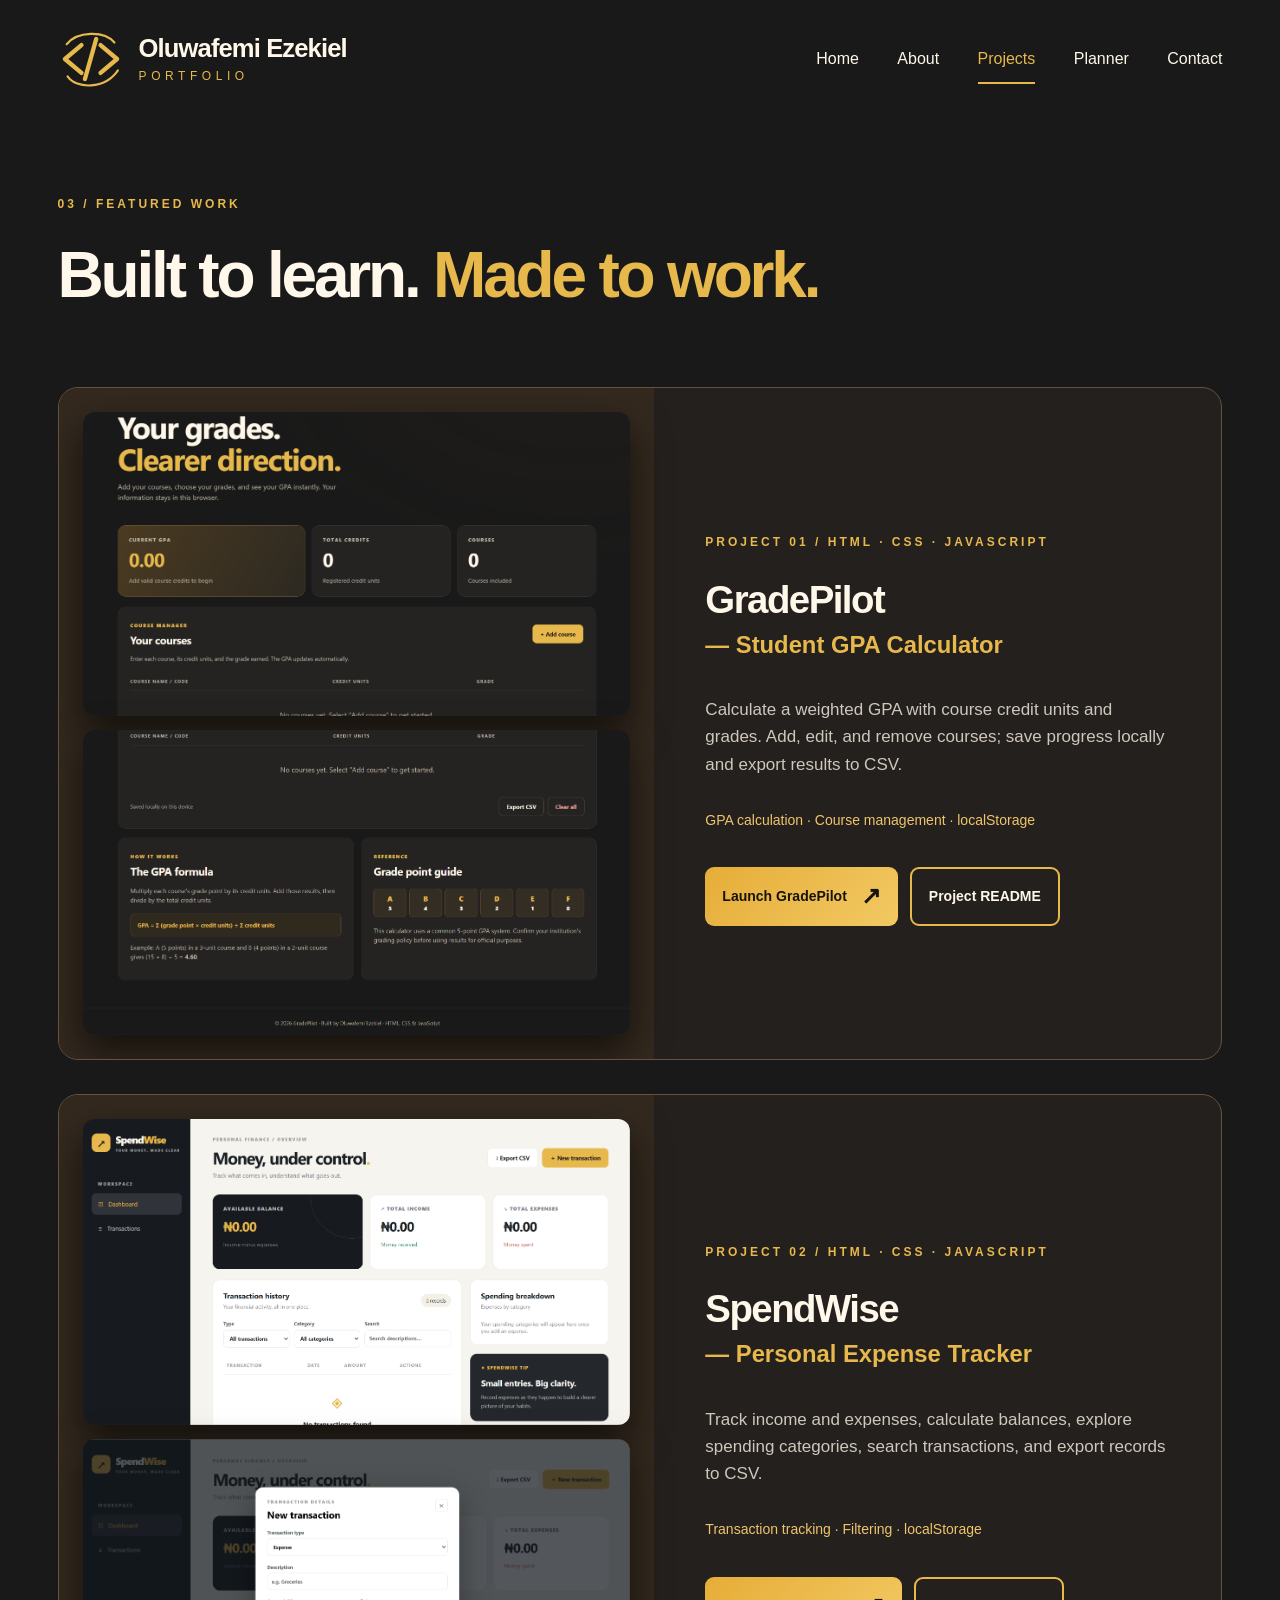
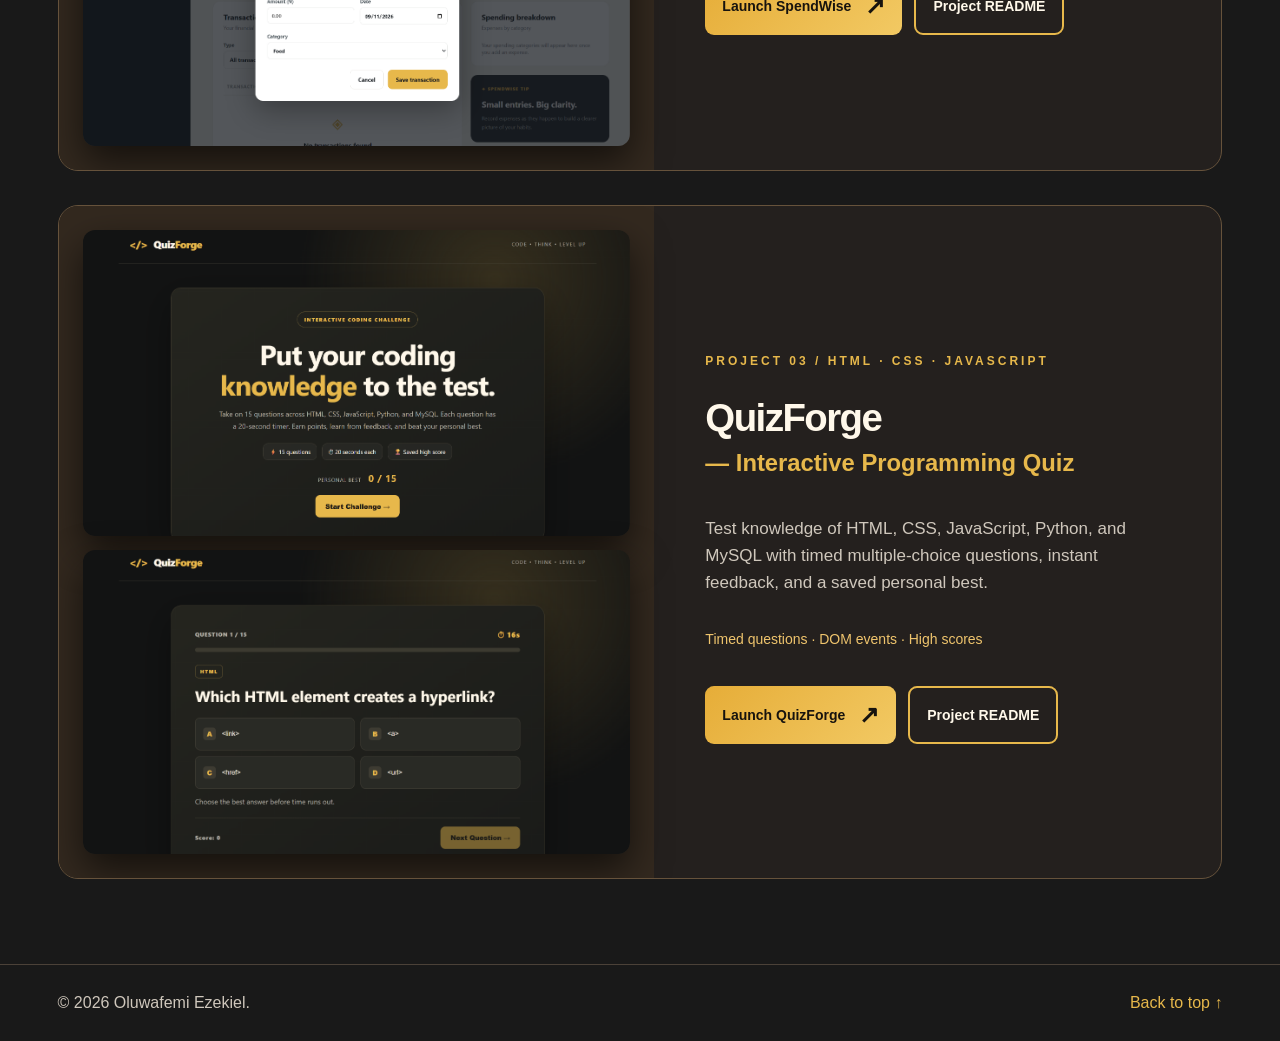
<file: projects.html>
<!doctype html>
<html lang="en">
<head>
  <meta charset="UTF-8">
  <meta name="viewport" content="width=device-width, initial-scale=1.0">
  <meta name="description" content="Explore GradePilot, SpendWise, and QuizForge: interactive JavaScript projects by Oluwafemi Ezekiel.">
  <title>Projects | Oluwafemi Ezekiel</title>
  <link rel="stylesheet" href="styles.css">
  <script src="script.js" defer></script>
</head>
<body>
  <a class="skip-link" href="#main">Skip to content</a>
  <header class="site-header">
    <div class="container header-inner">
      <a href="index.html" class="brand" aria-label="Oluwafemi Ezekiel portfolio home">
        <svg class="brand-mark" viewBox="0 0 76 64" fill="none" aria-hidden="true"><path d="M27 16 8 32l19 16M49 16l19 16-19 16M44 9 31 55" stroke="currentColor" stroke-width="5" stroke-linecap="round" stroke-linejoin="round"/><path d="M11 52c10 15 43 15 58-7M65 13C53-1 22 0 10 15" stroke="currentColor" stroke-width="2.5" stroke-linecap="round"/></svg>
        <span class="brand-text"><strong>Oluwafemi Ezekiel</strong><span>PORTFOLIO</span></span>
      </a>
      <button class="menu-toggle" type="button" aria-expanded="false" aria-controls="site-nav" aria-label="Open navigation"><span></span><span></span><span></span></button>
      <nav id="site-nav" class="site-nav" aria-label="Main navigation">
        <a href="index.html">Home</a>
        <a href="about.html">About</a>
        <a href="projects.html" class="active" aria-current="page">Projects</a>
        <a href="planner.html">Planner</a>
        <a href="contact.html">Contact</a>
      </nav>
    </div>
  </header>
  <main id="main" class="projects-main container"><section class="projects-heading"><p class="section-label">03 / FEATURED WORK</p><h1>Built to learn. <em>Made to work.</em></h1></section><section class="project-list" aria-label="Featured projects"><article class="project-card"><div class="project-visual gradepilot-screenshots"><a href="assets/images/gradepilot-screenshot-1.png" target="_blank" rel="noopener" aria-label="Open GradePilot dashboard screenshot"><img src="assets/images/gradepilot-screenshot-1.png" alt="GradePilot GPA dashboard showing course manager and summary statistics" loading="lazy"></a><a href="assets/images/gradepilot-screenshot-2.png" target="_blank" rel="noopener" aria-label="Open GradePilot GPA formula screenshot"><img src="assets/images/gradepilot-screenshot-2.png" alt="GradePilot GPA formula and grade point reference" loading="lazy"></a></div><div class="project-info"><p class="section-label">PROJECT 01 / HTML · CSS · JAVASCRIPT</p><h2>GradePilot <span>— Student GPA Calculator</span></h2><p>Calculate a weighted GPA with course credit units and grades. Add, edit, and remove courses; save progress locally and export results to CSV.</p><p class="project-features">GPA calculation · Course management · localStorage</p><div class="project-actions"><a class="button button-primary" href="projects/GradePilot/index.html">Launch GradePilot <span aria-hidden="true">↗</span></a><a class="button button-outline" href="projects/GradePilot/README.md" download>Project README</a></div></div></article><article class="project-card"><div class="project-visual gradepilot-screenshots"><a href="assets/images/spendwise-screenshot-1.png" target="_blank" rel="noopener" aria-label="Open SpendWise dashboard screenshot"><img src="assets/images/spendwise-screenshot-1.png" alt="SpendWise dashboard showing balances, transaction history and spending breakdown" loading="lazy"></a><a href="assets/images/spendwise-screenshot-2.png" target="_blank" rel="noopener" aria-label="Open SpendWise new transaction screenshot"><img src="assets/images/spendwise-screenshot-2.png" alt="SpendWise new transaction form with expense, amount, date and category fields" loading="lazy"></a></div><div class="project-info"><p class="section-label">PROJECT 02 / HTML · CSS · JAVASCRIPT</p><h2>SpendWise <span>— Personal Expense Tracker</span></h2><p>Track income and expenses, calculate balances, explore spending categories, search transactions, and export records to CSV.</p><p class="project-features">Transaction tracking · Filtering · localStorage</p><div class="project-actions"><a class="button button-primary" href="projects/SpendWise/index.html">Launch SpendWise <span aria-hidden="true">↗</span></a><a class="button button-outline" href="projects/SpendWise/README.md" download>Project README</a></div></div></article><article class="project-card"><div class="project-visual gradepilot-screenshots"><a href="assets/images/quizforge-screenshot-1.png" target="_blank" rel="noopener" aria-label="Open QuizForge welcome screen screenshot"><img src="assets/images/quizforge-screenshot-1.png" alt="QuizForge welcome screen with Start Challenge button" loading="lazy"></a><a href="assets/images/quizforge-screenshot-2.png" target="_blank" rel="noopener" aria-label="Open QuizForge quiz question screenshot"><img src="assets/images/quizforge-screenshot-2.png" alt="QuizForge timed HTML multiple-choice question with four answers" loading="lazy"></a></div><div class="project-info"><p class="section-label">PROJECT 03 / HTML · CSS · JAVASCRIPT</p><h2>QuizForge <span>— Interactive Programming Quiz</span></h2><p>Test knowledge of HTML, CSS, JavaScript, Python, and MySQL with timed multiple-choice questions, instant feedback, and a saved personal best.</p><p class="project-features">Timed questions · DOM events · High scores</p><div class="project-actions"><a class="button button-primary" href="projects/QuizForge/index.html">Launch QuizForge <span aria-hidden="true">↗</span></a><a class="button button-outline" href="projects/QuizForge/README.md" download>Project README</a></div></div></article></section></main><footer class="site-footer"><div class="container footer-inner"><span>© <span id="copyright-year">2026</span> Oluwafemi Ezekiel.</span><a href="#main">Back to top ↑</a></div></footer>
</body>
</html>
</file>
<file: styles.css>
:root{--charcoal:#191919;--charcoal2:#24201e;--gold:#e7b84b;--cream:#fff8ea;--muted:#cfc7bc;--line:#66523b}*{box-sizing:border-box}html{scroll-behavior:smooth}body{margin:0;background:var(--charcoal);color:var(--cream);font-family:Arial,Helvetica,sans-serif;line-height:1.6}a{color:inherit;text-decoration:none}button{font:inherit}.container{width:min(1420px,calc(100% - 9%));margin-inline:auto}.skip-link{position:absolute;top:-100px;left:10px;background:var(--gold);color:#111;padding:10px;z-index:20}.skip-link:focus{top:10px}.site-header{position:relative;z-index:10}.header-inner{min-height:118px;display:flex;align-items:center;justify-content:space-between;gap:30px}.brand{display:flex;align-items:center;gap:15px}.brand-mark{width:66px;height:60px;color:var(--gold);flex-shrink:0}.brand-text{display:flex;flex-direction:column;line-height:1.15}.brand-text strong{font-size:clamp(18px,2vw,29px);letter-spacing:-.035em}.brand-text span{font-size:12px;color:var(--gold);letter-spacing:.38em;margin-top:7px}.site-nav{display:flex;align-items:center;gap:clamp(19px,3vw,55px)}.site-nav a{font-size:16px;padding:12px 0;position:relative}.site-nav a:hover,.site-nav a:focus-visible,.site-nav .active{color:var(--gold)}.site-nav .active:after{content:"";position:absolute;bottom:0;left:0;right:0;height:2px;background:var(--gold)}.menu-toggle{display:none}.hero{min-height:min(720px,calc(100svh - 118px));display:grid;grid-template-columns:53% 47%;align-items:center;position:relative;padding-bottom:96px;isolation:isolate}.hero:before{content:"";position:absolute;inset:0 -4.9% 0 -4.9%;background:radial-gradient(ellipse at 71% 57%,rgba(164,106,47,.25),transparent 42%);z-index:-2}.hero-copy{position:relative;z-index:2;padding:35px 0 55px}.eyebrow{font-size:clamp(12px,1.3vw,18px);text-transform:uppercase;letter-spacing:.24em;font-weight:700;color:var(--gold);display:flex;align-items:center;gap:20px}.eyebrow span{height:1px;background:var(--line);flex:1;max-width:125px}h1{font-size:clamp(44px,5vw,78px);line-height:1.1;letter-spacing:-.05em;margin:26px 0 26px;max-width:820px}h1 em{display:block;font-style:normal;color:var(--gold)}.intro{font-size:clamp(15px,1.4vw,20px);line-height:1.65;max-width:650px;color:#e2dcd5}.hero-actions{display:flex;flex-wrap:wrap;gap:17px;margin-top:38px}.button{display:inline-flex;align-items:center;justify-content:center;gap:14px;min-height:57px;padding:12px 25px;border-radius:9px;font-weight:700;transition:transform .2s,background .2s}.button:hover{transform:translateY(-3px)}.button:focus-visible,.site-nav a:focus-visible,.menu-toggle:focus-visible{outline:3px solid var(--gold);outline-offset:5px}.button-primary{background:linear-gradient(135deg,#e6ad38,#f2c963);color:#17130e}.button-primary span{font-size:24px}.button-outline{border:2px solid var(--gold);color:var(--cream)}.button-outline:hover{background:rgba(231,184,75,.12)}.portrait-area{position:relative;align-self:stretch;display:flex;align-items:center;justify-content:flex-end;min-height:520px;margin-left:-45px}.portrait-glow{position:absolute;width:85%;height:70%;background:rgba(221,146,59,.24);filter:blur(75px);border-radius:50%;right:0}.portrait-frame{width:min(100%,630px);height:min(620px,95%);overflow:hidden;border:2px solid #c69542;border-radius:38% 10% 10% 12%;background:linear-gradient(130deg,#513522,#bd853b 58%,#704524);clip-path:polygon(34% 0,100% 0,100% 100%,0 100%,0 79%);position:relative;box-shadow:0 20px 65px #0006}.portrait-frame:before{content:"";position:absolute;inset:0;background:radial-gradient(circle at 60% 40%,#d9a35480,transparent 55%);z-index:1;pointer-events:none}.portrait-frame img{width:100%;height:100%;object-fit:cover;object-position:center 28%;mix-blend-mode:normal}.hero-bottom{position:absolute;bottom:35px;left:0;right:0;display:flex;align-items:center;gap:24px;font-size:12px;text-transform:uppercase;letter-spacing:.23em}.hero-bottom b{color:var(--gold)}.hero-bottom .line{height:1px;background:#ae8d55;flex:1}.hero-bottom .year{color:var(--gold);font-weight:700;white-space:nowrap}.preview-section{border-top:1px solid #4b4138;padding:90px 0;scroll-margin-top:30px}.section-label{color:var(--gold);letter-spacing:.25em;font-size:12px;font-weight:700}.preview-section h2{font-size:clamp(30px,4vw,50px);letter-spacing:-.04em;margin:12px 0}.preview-section>p:last-child{max-width:700px;color:var(--muted);font-size:18px}.site-footer{border-top:1px solid #4b4138;padding:25px 0;color:var(--muted)}.footer-inner{display:flex;justify-content:space-between;gap:20px}.footer-inner a{color:var(--gold)}@media(max-width:950px){.container{width:min(100% - 44px,780px)}.header-inner{min-height:90px}.brand-mark{width:52px}.brand-text strong{font-size:21px}.menu-toggle{display:flex;flex-direction:column;justify-content:center;gap:5px;background:none;border:1px solid #816633;border-radius:8px;width:44px;height:44px;padding:9px;cursor:pointer}.menu-toggle span{height:2px;background:var(--gold);width:100%}.site-nav{display:none;position:absolute;top:85px;left:22px;right:22px;padding:18px 25px;background:#292320;border:1px solid #6e5434;border-radius:12px;flex-direction:column;align-items:stretch;gap:3px}.site-nav.open{display:flex}.site-nav .active:after{right:auto;width:45px}.hero{grid-template-columns:1fr;min-height:auto;padding-bottom:105px}.hero-copy{padding:40px 0 10px}.hero-copy h1{max-width:750px}.portrait-area{min-height:470px;margin:0;justify-content:center}.portrait-frame{height:460px;width:min(100%,530px)}.hero-bottom{bottom:25px}}@media(max-width:520px){.container{width:calc(100% - 34px)}.brand{gap:7px}.brand-mark{width:43px;height:45px}.brand-text strong{font-size:16px}.brand-text span{font-size:9px;letter-spacing:.22em}.hero-copy{padding-top:26px}.eyebrow{letter-spacing:.12em}h1{font-size:clamp(39px,10vw,54px)}.intro{font-size:16px}.hero-actions{gap:12px}.button{width:100%}.portrait-area{min-height:365px}.portrait-frame{height:360px}.hero-bottom{gap:8px;font-size:9px;letter-spacing:.08em}.hero-bottom .line{display:none}.hero-bottom .year{margin-left:auto}.preview-section{padding:65px 0}.footer-inner{font-size:12px}}@media(prefers-reduced-motion:reduce){html{scroll-behavior:auto}*,*:before,*:after{transition:none!important}}

/* Stage 2: About Me */
.about-main{padding-bottom:80px}.about-heading{padding:75px 0 70px;border-bottom:1px solid #4b4138}.about-heading h1{max-width:950px;font-size:clamp(43px,5.8vw,82px)}.about-heading h1 em{display:inline;color:var(--gold)}.about-lead{max-width:840px;color:var(--muted);font-size:clamp(17px,2vw,22px)}.about-layout{display:grid;grid-template-columns:1fr 1fr;gap:22px;padding:65px 0}.about-panel{background:#24201e;border:1px solid #514434;border-radius:18px;padding:clamp(24px,3vw,48px)}.about-panel-gold{background:linear-gradient(145deg,#30261d,#241e1a);border-color:#9c753c}.about-panel h2,.about-section h2,.about-outro h2{font-size:clamp(29px,3vw,45px);letter-spacing:-.035em;line-height:1.15;margin:13px 0 24px}.about-panel p:not(.section-label){color:var(--muted);font-size:17px}.about-panel strong{color:var(--cream)}.about-section{padding:65px 0;border-top:1px solid #4b4138}.section-intro{max-width:700px;color:var(--muted)}.skill-grid{display:grid;grid-template-columns:repeat(3,1fr);gap:18px;margin-top:35px}.skill-card{background:#25211e;border:1px solid #5a4937;border-radius:14px;padding:28px;transition:border-color .2s,transform .2s}.skill-card:hover{border-color:var(--gold);transform:translateY(-3px)}.skill-card span{color:var(--gold);font-size:13px;letter-spacing:.2em}.skill-card h3{font-size:24px;margin:16px 0 8px}.skill-card p{color:var(--muted);margin:0}.table-scroll{overflow-x:auto;margin-top:30px;border:1px solid #6b5439;border-radius:14px}.skills-table{width:100%;border-collapse:collapse;text-align:left;min-width:620px}.skills-table caption{text-align:left;color:var(--muted);padding:18px 22px;font-size:14px}.skills-table th,.skills-table td{padding:17px 22px;border-top:1px solid #4b4138}.skills-table thead{background:#3b3023;color:var(--gold)}.skills-table tbody th{color:var(--cream)}.skills-table tbody tr:nth-child(even){background:#24201e}.skills-table td{color:var(--muted)}.about-outro{margin-top:20px;padding:55px;border:1px solid #96713e;border-radius:20px;background:radial-gradient(ellipse at right,#62442666,transparent 70%),#29211c}.about-outro p:not(.section-label){color:var(--muted);max-width:650px;margin-bottom:30px}@media(max-width:850px){.about-layout{grid-template-columns:1fr}.skill-grid{grid-template-columns:repeat(2,1fr)}}@media(max-width:540px){.about-heading{padding:40px 0}.about-layout{padding:35px 0}.about-section{padding:45px 0}.skill-grid{grid-template-columns:1fr}.about-outro{padding:28px}}

/* Stage 3: Projects */
.projects-main{padding-bottom:85px}.projects-heading{padding:65px 0 50px}.projects-heading h1{max-width:850px}.projects-heading h1 em{display:inline}.projects-heading>p:last-child{font-size:19px;color:var(--muted);max-width:850px}.project-list{display:grid;gap:34px}.project-card{display:grid;grid-template-columns:1.05fr 1fr;background:#24201e;border:1px solid #66523b;border-radius:20px;overflow:hidden}.project-visual{background:#33291f;min-height:350px;display:flex;align-items:center;justify-content:center;padding:24px}.project-visual img{width:100%;height:auto;max-height:410px;object-fit:contain;border-radius:12px;box-shadow:0 16px 38px #0009}.project-info{padding:clamp(24px,4vw,56px);display:flex;flex-direction:column;justify-content:center}.project-info h2{font-size:clamp(29px,3vw,46px);line-height:1.2;letter-spacing:-.04em;margin:12px 0 20px}.project-info h2 span{font-size:.62em;display:block;color:var(--gold);letter-spacing:0;margin-top:8px}.project-info>p:not(.section-label){color:var(--muted);font-size:17px}.project-info .project-features{font-size:14px!important;color:#efc46d!important}.project-actions{display:flex;flex-wrap:wrap;gap:12px;margin-top:22px}.project-actions .button{min-height:48px;padding:10px 17px;font-size:14px}.projects-note{padding:38px 0;color:var(--muted);font-size:14px}@media(max-width:900px){.project-card{grid-template-columns:1fr}.project-visual{min-height:0}.project-info{padding:28px}}@media(max-width:520px){.projects-heading{padding:32px 0}.project-visual{padding:12px}.project-actions .button{width:100%}}

/* Stage 4: Academic Planner */
.planner-main{padding-bottom:90px}.planner-heading{padding:50px 0 35px}.planner-heading h1{max-width:940px;margin:12px 0}.planner-heading h1 em{display:block}.planner-stats{display:grid;grid-template-columns:repeat(4,1fr);gap:14px;margin:15px 0 28px}.planner-stats>div{border:1px solid #65503a;background:#28221e;padding:20px 24px;border-radius:14px}.planner-stats span{display:block;color:var(--muted);font-size:14px}.planner-stats strong{font-size:38px;color:var(--gold)}.planner-layout{display:grid;grid-template-columns:minmax(300px,.85fr) minmax(0,1.45fr);align-items:start;gap:22px}.planner-panel{background:#24201e;border:1px solid #65503a;border-radius:18px;padding:clamp(20px,3vw,34px)}.planner-panel h2{font-size:29px;letter-spacing:-.03em;margin:4px 0 20px}.planner-panel label{display:block;font-size:14px;font-weight:700;margin:16px 0 6px}.planner-panel input,.planner-panel select,.planner-panel textarea{width:100%;background:#171513;color:var(--cream);border:1px solid #786246;border-radius:9px;padding:12px 13px;font:inherit;min-width:0}.planner-panel input:focus,.planner-panel select:focus,.planner-panel textarea:focus{outline:2px solid var(--gold);outline-offset:1px}.planner-panel input[type=date]{color-scheme:dark}.planner-fields{display:grid;grid-template-columns:1fr 1fr;gap:12px}.planner-submit{width:100%;margin-top:22px;cursor:pointer;border:0}.planner-message{min-height:22px;color:var(--gold);font-size:14px}.planner-tasks-head{display:flex;justify-content:space-between;align-items:center;gap:15px}.planner-text-button{background:none;border:0;color:var(--gold);cursor:pointer;text-decoration:underline}.planner-toolbar{margin:16px 0 20px}.planner-filters{display:flex;flex-wrap:wrap;gap:8px}.planner-filters button{border:1px solid #786246;background:#201c19;color:var(--cream);border-radius:8px;padding:8px 14px;cursor:pointer}.planner-filters button.selected{background:var(--gold);color:#191919;font-weight:700}.planner-search-label{font-size:13px!important;margin:15px 0 5px!important}.task-list{display:grid;gap:12px}.task-item{border:1px solid #5c4b39;background:#1b1917;border-radius:12px;padding:17px;display:flex;gap:12px;align-items:flex-start}.task-item.done{opacity:.73}.task-check{width:20px!important;height:20px;flex-shrink:0;accent-color:var(--gold);margin-top:5px}.task-content{min-width:0;flex:1}.task-content h3{margin:0;font-size:18px;overflow-wrap:anywhere}.task-item.done h3{text-decoration:line-through}.task-meta{display:flex;flex-wrap:wrap;gap:7px;margin:8px 0}.task-meta span{border:1px solid #65503a;border-radius:6px;padding:3px 8px;font-size:12px;color:#e4d1b2}.task-meta .overdue{border-color:#e57c65;color:#ffb19f}.task-notes{font-size:13px;color:var(--muted);white-space:pre-wrap;overflow-wrap:anywhere;margin:8px 0 0}.task-delete{background:none;border:1px solid #7c5c4c;color:#ffb9a8;border-radius:7px;cursor:pointer;padding:5px 9px}.planner-empty{color:var(--muted);padding:30px;text-align:center;border:1px dashed #66523b;border-radius:12px}@media(max-width:900px){.planner-layout{grid-template-columns:1fr}.planner-stats{grid-template-columns:repeat(2,1fr)}}@media(max-width:480px){.planner-stats>div{padding:14px}.planner-stats strong{font-size:29px}.planner-fields{grid-template-columns:1fr}.planner-tasks-head{align-items:flex-start;flex-direction:column}}

/* Stage 5: Contact */
.contact-main{padding-bottom:95px}.contact-heading{padding:54px 0 48px}.contact-heading h1{max-width:960px}.contact-heading h1 em{display:inline}.contact-layout{display:grid;grid-template-columns:.8fr 1.3fr;gap:25px;align-items:start}.contact-aside,.contact-panel{border:1px solid #65503a;border-radius:20px;padding:clamp(25px,4vw,50px);background:#24201e}.contact-aside{background:radial-gradient(ellipse at bottom right,#66452370,transparent 75%),#24201e;min-height:420px}.contact-aside h2{font-size:clamp(28px,3vw,43px);line-height:1.18;letter-spacing:-.04em}.contact-aside>p:not(.section-label){color:var(--muted)}.contact-decor{color:var(--gold);font-size:70px;font-weight:bold;letter-spacing:.1em;margin-top:65px;opacity:.65}.contact-panel h2{font-size:32px;margin:6px 0 25px}.contact-panel label{display:block;font-weight:700;font-size:14px;margin:16px 0 7px}.contact-panel input,.contact-panel textarea{display:block;width:100%;min-width:0;background:#171513;color:var(--cream);border:1px solid #786246;border-radius:9px;padding:13px 14px;font:inherit}.contact-panel input:focus,.contact-panel textarea:focus{outline:2px solid var(--gold);outline-offset:2px}.contact-two{display:grid;grid-template-columns:1fr 1fr;gap:16px}.contact-submit{border:0;cursor:pointer;margin-top:16px}.contact-error{min-height:22px;color:#ffb6a7;font-size:14px}.contact-disclaimer{font-size:13px;color:var(--muted);margin:18px 0 0}.contact-modal[hidden]{display:none}.contact-modal{position:fixed;inset:0;z-index:99;background:#000c;display:grid;place-items:center;padding:20px}.contact-modal-card{background:#28211b;border:1px solid var(--gold);border-radius:20px;padding:40px;max-width:440px;width:100%;text-align:center;box-shadow:0 20px 60px #0008}.modal-icon{display:grid;place-items:center;width:64px;height:64px;margin:0 auto 15px;background:var(--gold);color:#191919;border-radius:50%;font-size:36px;font-weight:bold}.contact-modal-card h2{font-size:32px;margin:12px 0}.contact-modal-card p{color:var(--muted)}.contact-modal-card .button{margin-top:15px;cursor:pointer;border:0}@media(max-width:900px){.contact-layout{grid-template-columns:1fr}.contact-aside{min-height:0}.contact-decor{margin-top:20px}}@media(max-width:550px){.contact-two{grid-template-columns:1fr}.contact-heading{padding:30px 0}.contact-panel,.contact-aside{padding:24px}}

/* GradePilot project screenshots */
.gradepilot-screenshots{display:grid;grid-template-columns:1fr;gap:14px;align-content:center}.gradepilot-screenshots a{display:block;min-width:0}.gradepilot-screenshots img{width:100%;height:auto;max-height:none;display:block;object-fit:contain}.gradepilot-screenshots a:focus-visible{outline:3px solid var(--gold);outline-offset:4px;border-radius:12px}

/* Responsive portfolio demonstration video */
.portfolio-video-frame{margin-top:1.5rem;max-width:900px;border:1px solid rgba(231,184,75,.28);border-radius:18px;overflow:hidden;background:#0e0e0e;box-shadow:0 18px 45px rgba(0,0,0,.25)}
.portfolio-video-frame video{display:block;width:100%;height:auto;max-height:540px;aspect-ratio:16/9;object-fit:contain}
</file>
<file: projects/GradePilot/style.css>
:root{color-scheme:dark;--bg:#191919;--panel:#242322;--line:#403c35;--gold:#e7b84b;--cream:#fff8ea;--muted:#b9b1a2;--danger:#f0a19b}*{box-sizing:border-box}body{margin:0;background:radial-gradient(ellipse 65% 35% at 90% 4%,#4b38201f,transparent),var(--bg);font-family:Inter,Segoe UI,Arial,sans-serif;color:var(--cream);line-height:1.55}button,input,select{font:inherit}button{cursor:pointer}button:focus-visible,input:focus-visible,select:focus-visible,a:focus-visible{outline:3px solid var(--gold);outline-offset:3px}.topbar{max-width:1160px;margin:auto;padding:26px 28px;display:flex;justify-content:space-between;align-items:center;border-bottom:1px solid var(--line)}.brand{color:var(--cream);display:flex;align-items:center;gap:13px;text-decoration:none;font-size:24px;font-weight:800;letter-spacing:-1px}.brand small{display:block;color:var(--muted);font-size:9px;letter-spacing:2.1px;font-weight:700;margin-top:-5px}.brand-icon{display:grid;place-items:center;width:47px;height:47px;border:1px solid var(--gold);border-radius:14px;color:var(--gold);font-size:24px}.brand-icon span{font-size:15px}.gold{color:var(--gold)}.top-pill{border:1px solid #76623c;color:var(--gold);border-radius:100px;padding:8px 15px;font-size:11px;letter-spacing:1px;font-weight:800}.shell{max-width:1160px;padding:0 28px 65px;margin:auto}.intro{padding:62px 0 34px}.eyebrow{color:var(--gold);font-size:11px;letter-spacing:2px;font-weight:800}.intro h1{font-size:clamp(38px,6vw,70px);line-height:1.06;letter-spacing:-2.8px;margin:16px 0}.intro h1 em{color:var(--gold);font-style:normal}.intro p{color:var(--muted);max-width:580px;margin:0}.stats{display:grid;grid-template-columns:1.35fr 1fr 1fr;gap:16px;margin:18px 0 24px}.stat{background:var(--panel);border:1px solid var(--line);border-radius:18px;padding:25px}.stat.featured{background:linear-gradient(120deg,#4b3b21,#2d2921);border-color:#7c6336}.stat>span{display:block;font-size:11px;font-weight:800;letter-spacing:1.7px;color:var(--muted)}.stat strong{display:block;font-size:43px;line-height:1.25;letter-spacing:-1px;margin:9px 0}.featured strong{color:var(--gold)}.stat small{color:var(--muted)}.panel{background:var(--panel);border:1px solid var(--line);border-radius:18px;padding:28px}.panel-heading{display:flex;justify-content:space-between;align-items:center;gap:16px}.panel h2{font-size:25px;margin:4px 0 0;letter-spacing:-.6px}.hint{color:var(--muted);font-size:13px}.btn{border-radius:10px;padding:11px 17px;font-weight:750;font-size:13px;white-space:nowrap}.btn-gold{background:var(--gold);border:1px solid var(--gold);color:#1c1810}.btn-gold:hover{background:#f4cc6e}.btn-outline{background:transparent;border:1px solid #696050;color:var(--cream)}.btn-outline:hover{border-color:var(--gold)}.danger{color:var(--danger)}.table-scroll{overflow-x:auto;margin-top:22px}table{border-collapse:collapse;width:100%;min-width:570px}th{text-align:left;color:var(--muted);font-size:10px;letter-spacing:1.5px;padding:13px 10px;border-bottom:1px solid var(--line)}td{padding:12px 10px;border-bottom:1px solid #3a3631}td:first-child,th:first-child{padding-left:0}td:last-child{text-align:right;padding-right:0}.field{width:100%;border:1px solid #5a5143;background:#1c1b1a;color:var(--cream);border-radius:9px;padding:12px;min-height:45px}.field::placeholder{color:#91897d}.credits-field{max-width:135px}.grade-field{max-width:150px}.remove{background:#3b2a28;color:#ffb1aa;border:1px solid #65413d;border-radius:9px;min-width:40px;min-height:42px;font-size:20px}.remove:hover{background:#56332f}.empty{color:var(--muted);text-align:center;padding:28px 0}.panel-actions{display:flex;align-items:center;justify-content:space-between;gap:15px;margin-top:23px;flex-wrap:wrap}.panel-actions>span{font-size:12px;color:var(--muted)}.action-buttons{display:flex;gap:9px}.bottom-grid{display:grid;grid-template-columns:1fr 1fr;gap:18px;margin-top:22px}.info p{color:var(--muted);font-size:14px}.formula{border:1px solid #695635;background:#30291e;border-radius:10px;color:var(--gold);padding:16px;font-size:13px;font-weight:700;margin-top:20px}.grade-guide{display:grid;grid-template-columns:repeat(6,1fr);gap:7px;margin:20px 0}.grade-guide span{background:#332d23;border:1px solid #66512d;text-align:center;border-radius:9px;padding:10px 2px;color:var(--gold);font-weight:800}.grade-guide b{display:block;color:var(--cream);font-size:13px}footer{padding:25px;text-align:center;border-top:1px solid var(--line);color:var(--muted);font-size:12px}.sr-only{position:absolute;width:1px;height:1px;padding:0;margin:-1px;overflow:hidden;clip:rect(0,0,0,0);white-space:nowrap;border:0}@media(max-width:760px){.stats{grid-template-columns:1fr 1fr}.stat.featured{grid-column:1/-1}.bottom-grid{grid-template-columns:1fr}.intro{padding-top:45px}.intro h1{letter-spacing:-1.6px}.panel{padding:20px}.topbar{padding:18px 20px}.shell{padding:0 18px 45px}}@media(max-width:480px){.brand{font-size:20px}.brand-icon{width:40px;height:40px}.top-pill{font-size:9px;padding:7px}.stat{padding:18px}.stat strong{font-size:34px}.panel-heading{align-items:flex-start;flex-direction:column}.action-buttons{width:100%}.action-buttons .btn{flex:1}.grade-guide{grid-template-columns:repeat(3,1fr)}}
</file>
<file: projects/QuizForge/style.css>
:root{--bg:#121313;--panel:#1d1e1c;--panel2:#272822;--gold:#e7b84b;--cream:#fff8ea;--muted:#b5b2a8;--line:#454238;--good:#81d5a4;--bad:#f3a09b}*{box-sizing:border-box}body{margin:0;background:radial-gradient(circle at 75% 15%,#37301e 0,transparent 38%),var(--bg);color:var(--cream);font-family:Inter,system-ui,-apple-system,Segoe UI,sans-serif;min-height:100vh;display:flex;flex-direction:column}.topbar{display:flex;justify-content:space-between;align-items:center;max-width:1100px;width:100%;margin:0 auto;padding:28px 24px;border-bottom:1px solid var(--line)}.brand{font-weight:850;font-size:24px;letter-spacing:-1px;color:var(--cream);text-decoration:none}.brand span:last-child,.mark{color:var(--gold)}.mark{margin-right:8px}.eyebrow{font-size:11px;letter-spacing:2px;color:var(--muted)}.shell{width:100%;max-width:900px;margin:auto;padding:55px 20px}.panel{background:linear-gradient(145deg,#25251f,#1a1b19);border:1px solid #494333;border-radius:24px;padding:clamp(24px,5vw,55px);box-shadow:0 28px 80px #0005}.hidden{display:none!important}.hero{text-align:center}.pill,.topic{display:inline-block;color:var(--gold);font-size:11px;font-weight:800;letter-spacing:2px;border:1px solid #806d3d;border-radius:50px;padding:10px 16px}.hero h1{font-size:clamp(36px,6vw,64px);line-height:1.1;letter-spacing:-2px;margin:25px auto 18px;max-width:700px}.hero h1 em{font-style:normal;color:var(--gold)}.hero p,.result p{line-height:1.75;color:var(--muted);max-width:640px;margin:0 auto 25px}.features{display:flex;justify-content:center;gap:12px;flex-wrap:wrap;margin:26px 0}.features span{background:#ffffff09;border:1px solid var(--line);padding:10px 14px;border-radius:12px;font-size:13px}.best{margin:25px 0;color:var(--muted);font-size:12px;letter-spacing:1px}.best strong{color:var(--gold);font-size:22px;margin-left:12px}.primary{background:var(--gold);color:#181713;border:0;padding:15px 23px;border-radius:11px;font-size:15px;font-weight:800;cursor:pointer;transition:transform .15s,background .15s}.primary:hover:not(:disabled){background:#ffd16e;transform:translateY(-2px)}.primary:disabled{opacity:.45;cursor:not-allowed}.quiztop,.quizbottom{display:flex;justify-content:space-between;align-items:center;gap:12px;font-size:13px;font-weight:800;letter-spacing:1px;color:var(--muted)}.timer{color:var(--gold);font-size:17px}.timer.warning{color:var(--bad)}.progress{height:9px;border-radius:50px;background:#3c3a30;overflow:hidden;margin:20px 0 30px}.progress>div{height:100%;width:0;background:linear-gradient(90deg,#ac8131,var(--gold));transition:width .3s}.topic{border-radius:8px;padding:7px 11px}h2{font-size:clamp(23px,3.8vw,35px);line-height:1.3;margin:18px 0 28px}.answers{display:grid;grid-template-columns:1fr 1fr;gap:14px}.answer{display:flex;text-align:left;align-items:center;gap:14px;background:#292a25;border:1px solid #555044;border-radius:12px;color:var(--cream);padding:18px;font-size:15px;cursor:pointer;min-height:75px}.answer:hover:not(:disabled){border-color:var(--gold);background:#333125}.answer .letter{background:#3d3b32;color:var(--gold);border-radius:7px;min-width:29px;height:29px;display:grid;place-items:center;font-weight:800}.answer.correct{border-color:var(--good);background:#244133}.answer.wrong{border-color:var(--bad);background:#492d2b}.answer:disabled{cursor:default}.feedback{min-height:66px;padding:17px 0;color:var(--muted);line-height:1.5}.feedback.good{color:var(--good)}.feedback.bad{color:var(--bad)}.quizbottom{padding-top:20px;border-top:1px solid var(--line)}.result{text-align:center}.medal{font-size:55px;margin:25px 0 0}.bigscore{font-size:clamp(50px,8vw,90px);color:var(--gold);font-weight:900;letter-spacing:-3px}.statgrid{display:grid;grid-template-columns:repeat(3,1fr);gap:12px;margin:30px 0}.statgrid>div{padding:20px 10px;background:#ffffff08;border:1px solid var(--line);border-radius:12px}.statgrid span{display:block;color:var(--muted);font-size:12px;margin-bottom:10px}.statgrid strong{font-size:23px;color:var(--gold)}footer{text-align:center;padding:26px 15px;color:#979388;font-size:12px}@media(max-width:600px){.topbar{padding:20px}.eyebrow{display:none}.shell{padding:25px 12px}.answers{grid-template-columns:1fr}.panel{border-radius:16px}.quizbottom{align-items:stretch}.quizbottom .primary{font-size:13px}.statgrid{gap:6px}.statgrid>div{padding:12px 5px}.statgrid strong{font-size:18px}}
</file>
<file: projects/SpendWise/styles.css>
:root{--bg:#f6f4ee;--ink:#1b2025;--muted:#7b8187;--gold:#e7b84b;--dark:#171b20;--line:#e8e6e0;--green:#16876c;--red:#c75e55}*{box-sizing:border-box}body{margin:0;font-family:Inter,ui-sans-serif,system-ui,-apple-system,Segoe UI,sans-serif;background:var(--bg);color:var(--ink)}button,input,select{font:inherit}button{cursor:pointer}.shell{display:grid;grid-template-columns:248px minmax(0,1fr);min-height:100vh}.sidebar{background:var(--dark);color:#f9f4e8;padding:34px 20px;display:flex;flex-direction:column}.brand{display:flex;gap:12px;align-items:center;font-size:23px;font-weight:800;letter-spacing:-1px;margin-bottom:65px}.brand small{display:block;color:#969b9f;font-size:8px;letter-spacing:1.7px;margin-top:4px}.mark{display:grid;place-items:center;background:var(--gold);color:#181b20;border-radius:12px;width:43px;height:43px;font-size:26px}.gold,.dot{color:var(--gold)}.side-label,.eyebrow{font-size:10px;letter-spacing:2px;font-weight:800;color:#9b9fa2}.side-label{padding:0 14px;margin-bottom:15px}.nav{display:block;text-decoration:none;color:#bfc1c0;border-radius:11px;padding:15px;margin-bottom:6px;font-size:14px}.nav.active,.nav:hover{background:#30343a;color:var(--gold)}.side-bottom{margin-top:auto}.mini{color:var(--gold);font-size:12px}.side-bottom p{color:#999fa3;font-size:11px;line-height:1.6}main{padding:42px clamp(20px,4vw,65px);min-width:0}header{display:flex;justify-content:space-between;align-items:center;gap:24px;margin-bottom:35px;flex-wrap:wrap}h1{font-size:clamp(29px,3vw,42px);letter-spacing:-1.8px;margin:10px 0 6px}.subtitle{margin:0;color:var(--muted);font-size:14px}.header-actions,.dialog-actions{display:flex;gap:10px;flex-wrap:wrap}.primary,.secondary{padding:13px 18px;border-radius:10px;font-size:13px;font-weight:700;border:1px solid transparent}.primary{background:var(--gold);color:#191b1e}.primary:hover{background:#d8a632}.secondary{background:#fff;border-color:var(--line);color:var(--ink)}.secondary:hover{border-color:var(--gold)}.stats{display:grid;grid-template-columns:1.3fr 1fr 1fr;gap:17px;margin-bottom:25px}.stat{position:relative;overflow:hidden;display:flex;flex-direction:column;gap:13px;min-height:172px;background:white;border:1px solid var(--line);border-radius:16px;padding:24px}.stat>span{font-size:11px;font-weight:800;letter-spacing:1.3px;color:var(--muted)}.stat strong{font-size:clamp(23px,2.4vw,34px);letter-spacing:-1.3px;overflow-wrap:anywhere}.stat small{font-size:12px;color:var(--muted)}.stat.balance{background:var(--dark);color:#fff;border-color:var(--dark)}.balance>span{color:#b2b5b6}.balance strong{color:var(--gold)}.balance .orb{position:absolute;border:1px solid #48402c;border-radius:50%;width:190px;height:190px;right:-70px;top:-90px;pointer-events:none}.positive{color:var(--green)!important}.negative{color:var(--red)!important}.content-grid{display:grid;grid-template-columns:minmax(0,1.8fr) minmax(260px,1fr);gap:20px}.panel{background:white;border:1px solid var(--line);border-radius:16px;padding:24px;min-width:0}.panel-top{display:flex;justify-content:space-between;align-items:center;gap:12px;margin-bottom:24px}.panel h2{font-size:17px;margin:0 0 6px}.panel p{color:var(--muted);font-size:12px;margin:0}.count{font-size:11px;background:#f4f0e5;border-radius:30px;padding:8px 12px;white-space:nowrap}.filters{display:grid;grid-template-columns:1fr 1fr 1.3fr;gap:10px;margin-bottom:20px}.filters label,form label{font-size:11px;font-weight:750;color:#555e64;display:flex;flex-direction:column;gap:7px}input,select{width:100%;border:1px solid #e1e3e1;background:#fff;border-radius:9px;padding:11px 10px;color:var(--ink);min-width:0;outline-offset:2px}.filters input,.filters select{font-size:12px}table{width:100%;border-collapse:collapse;text-align:left}th{font-size:10px;letter-spacing:1px;color:#9b9fa3;border-bottom:1px solid var(--line);padding:14px 8px}td{padding:16px 8px;border-bottom:1px solid #f1f0ec;font-size:12px}td:first-child{font-weight:750}.sub{display:block;color:#9b9fa3;font-size:10px;font-weight:400;margin-top:5px}.amount.income{color:var(--green);font-weight:800}.amount.expense{color:var(--red);font-weight:800}.row-actions{display:flex;gap:6px}.row-actions button,.icon-button{border:1px solid var(--line);border-radius:7px;background:white;padding:7px 9px;font-size:11px}.row-actions button:hover{border-color:var(--gold)}.insights{display:flex;flex-direction:column;gap:20px}.breakdown{display:flex;flex-direction:column;gap:19px}.break-row{font-size:12px}.break-label{display:flex;justify-content:space-between;gap:8px;margin-bottom:8px}.break-label b{font-weight:700}.track{height:7px;background:#f1eee7;border-radius:20px;overflow:hidden}.fill{height:100%;background:var(--gold);border-radius:20px}.tip{background:#24282c;color:white;border-radius:16px;padding:25px}.tip>div{font-size:10px;letter-spacing:1.4px;color:var(--gold);font-weight:800}.tip h3{font-size:19px;margin:16px 0 10px}.tip p{font-size:12px;line-height:1.7;color:#b7b9b8;margin:0}.empty{text-align:center;padding:40px 10px}.empty span{font-size:36px;color:var(--gold)}.empty h3{font-size:15px}.empty p{font-size:12px;color:var(--muted)}footer{color:#a4a4a4;font-size:11px;text-align:center;margin-top:35px}#notice:not(:empty){background:#e8f5ed;color:#246448;border:1px solid #cbe7d6;border-radius:9px;padding:11px 14px;margin-bottom:15px;font-size:12px}dialog{border:0;border-radius:18px;padding:0;width:min(470px,calc(100% - 24px));box-shadow:0 20px 70px #0005}dialog::backdrop{background:#10151bb8}dialog form{padding:27px;display:flex;flex-direction:column;gap:19px}.dialog-top{display:flex;justify-content:space-between;align-items:start}.dialog-top h2{margin:8px 0 0;font-size:22px}.form-row{display:grid;grid-template-columns:1fr 1fr;gap:13px}.dialog-actions{justify-content:flex-end;margin-top:5px}@media(max-width:1100px){.content-grid{grid-template-columns:1fr}.insights{display:grid;grid-template-columns:1fr 1fr}}@media(max-width:750px){.shell{display:block}.sidebar{padding:16px 20px;display:flex;flex-direction:row;align-items:center;gap:12px;flex-wrap:wrap}.brand{font-size:19px;margin:0 auto 0 0}.brand small{display:none}.mark{height:36px;width:36px}.side-label,.side-bottom{display:none}.nav{margin:0;padding:9px;font-size:12px}main{padding:24px 16px}.stats{grid-template-columns:1fr 1fr}.balance{grid-column:span 2}.insights{grid-template-columns:1fr}.filters{grid-template-columns:1fr 1fr}.search-label{grid-column:span 2}.table-wrap{overflow-x:auto}table{min-width:460px}}@media(max-width:410px){.stats{grid-template-columns:1fr}.balance{grid-column:auto}.form-row{grid-template-columns:1fr}}
</file>
